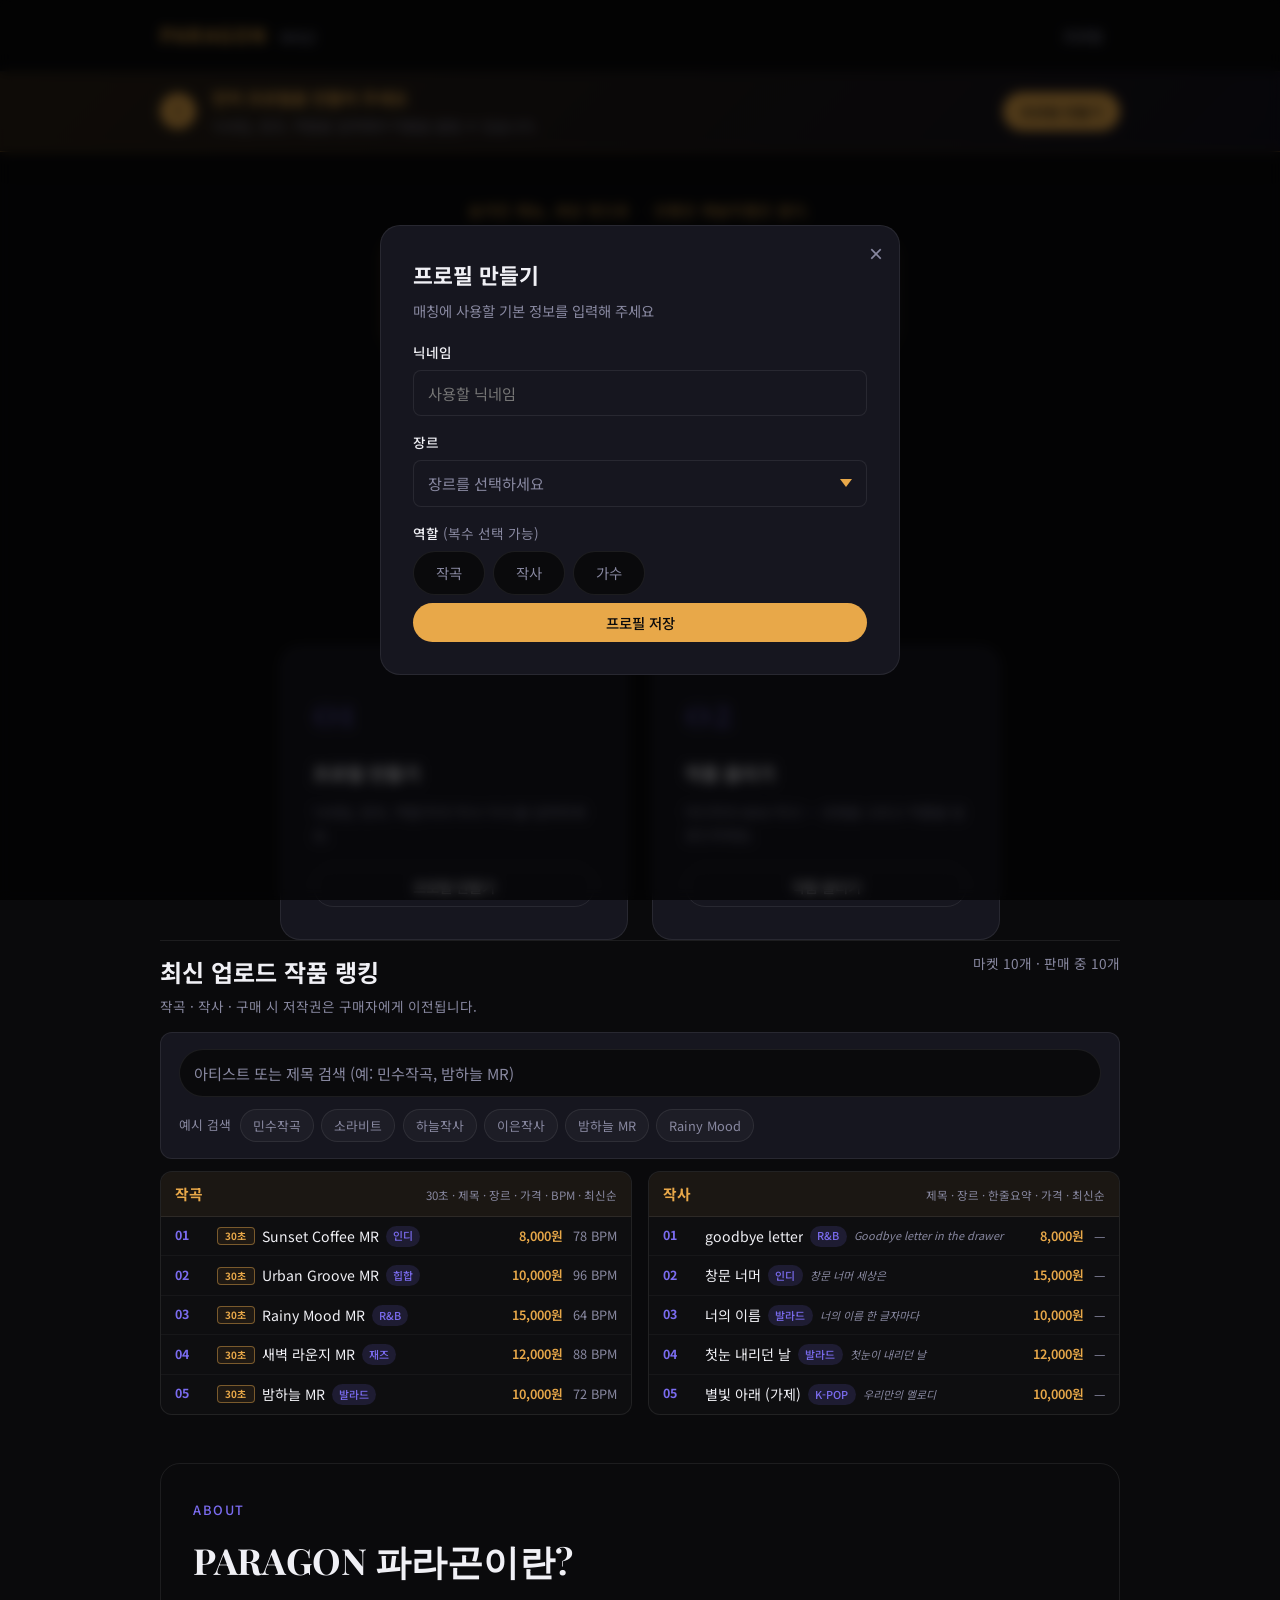
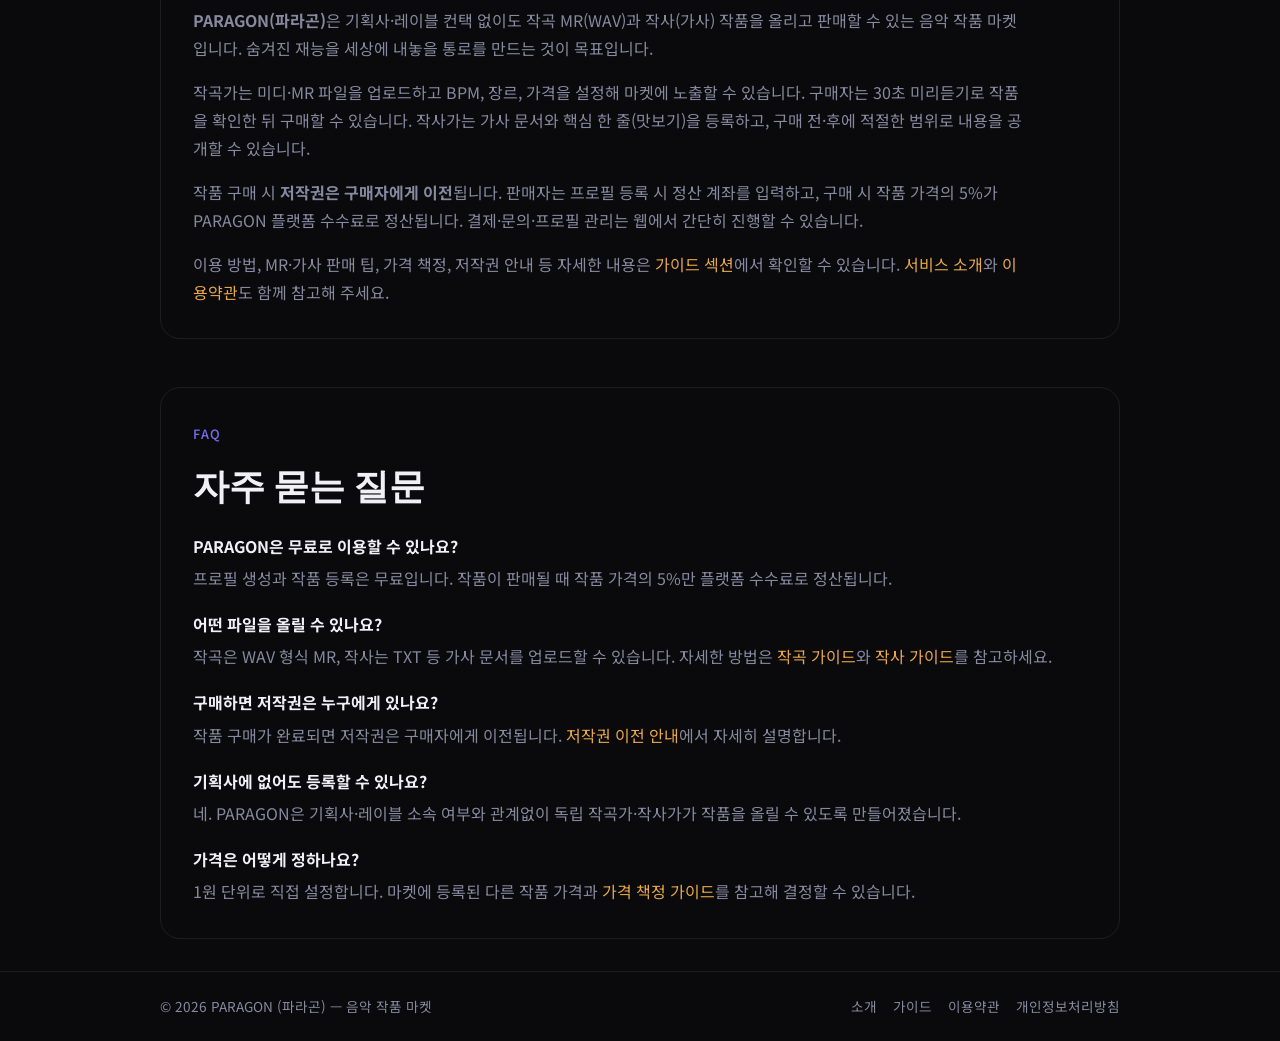
<file: index.html>
<!DOCTYPE html>
<html lang="ko">
<head>
  <meta charset="UTF-8">
  <meta name="viewport" content="width=device-width, initial-scale=1.0">
  <meta name="naver-site-verification" content="17e03662483b4eb7771cbba8d2c351b5e7cc262c">
  <meta name="description" content="파라곤(PARAGON) — 기획사 없이 작곡 MR·가사 작품을 올리고 판매하는 음악 마켓. 프로필 만들고 작품 올리면 끝.">
  <meta name="keywords" content="파라곤, PARAGON, 작곡 판매, 작사 판매, MR 판매, 가사 판매, 음악 마켓, 작곡 MR, 기획사 없이, 음악 작품">
  <title>PARAGON 파라곤 — 작곡·작사 작품 마켓 | MR·가사 판매</title>
  <link rel="canonical" href="https://paragon-inky.vercel.app/">
  <link rel="sitemap" type="application/xml" title="Sitemap" href="https://paragon-inky.vercel.app/sitemap.xml">
  <meta property="og:type" content="website">
  <meta property="og:site_name" content="PARAGON 파라곤">
  <meta property="og:title" content="PARAGON 파라곤 — 작곡·작사 작품 마켓">
  <meta property="og:description" content="숨겨진 재능, 세상 밖으로. MR·가사 작품을 올리고 판매하세요. 기획사 없어도 시작할 수 있습니다.">
  <meta property="og:url" content="https://paragon-inky.vercel.app/">
  <meta property="og:locale" content="ko_KR">
  <meta name="twitter:card" content="summary">
  <meta name="twitter:title" content="PARAGON 파라곤 — 작곡·작사 작품 마켓">
  <meta name="twitter:description" content="파라곤(PARAGON) 음악 작품 마켓. 작곡 MR·가사를 올리고 판매하세요.">
  <script type="application/ld+json">
  {
    "@context": "https://schema.org",
    "@type": "WebSite",
    "name": "PARAGON",
    "alternateName": ["파라곤", "PARAGON", "파라곤 음악 마켓"],
    "url": "https://paragon-inky.vercel.app/",
    "description": "기획사 없이 작곡 MR·가사 작품을 올리고 판매하는 음악 마켓",
    "inLanguage": "ko-KR"
  }
  </script>
  <link rel="preconnect" href="https://fonts.googleapis.com">
  <link rel="preconnect" href="https://fonts.gstatic.com" crossorigin>
  <link href="https://fonts.googleapis.com/css2?family=Noto+Sans+KR:wght@400;500;700&family=Playfair+Display:ital,wght@0,700;1,500&display=swap" rel="stylesheet">
  <link rel="stylesheet" href="css/style.css">
  <meta name="google-adsense-account" content="ca-pub-5264814436773700">
  <script src="js/seo-config.js"></script>
  <script src="js/seo-head.js"></script>
  <script type="text/javascript">
    (function(c,l,a,r,i,t,y){
      c[a]=c[a]||function(){(c[a].q=c[a].q||[]).push(arguments)};
      t=l.createElement(r);t.async=1;t.src="https://www.clarity.ms/tag/"+i;
      y=l.getElementsByTagName(r)[0];y.parentNode.insertBefore(t,y);
    })(window, document, "clarity", "script", "xebbg4j2dh");
  </script>
</head>
<body>
  <header class="header">
    <nav class="nav container">
      <a href="#" class="logo">PARAGON <span class="logo-ko">파라곤</span></a>
      <div class="nav-actions">
        <button class="btn btn-ghost" id="profileBtn" type="button">프로필</button>
        <button class="btn btn-primary hidden" id="uploadBtn" type="button">작품 올리기</button>
      </div>
    </nav>
  </header>

  <div class="profile-alert" id="profileAlert" hidden>
    <div class="profile-alert-inner container">
      <span class="profile-alert-icon" aria-hidden="true">!</span>
      <div class="profile-alert-copy">
        <strong>먼저 프로필을 만들어 주세요</strong>
        <p>닉네임, 장르, 역할을 입력해야 작품을 올릴 수 있습니다.</p>
      </div>
      <button type="button" class="btn btn-primary" id="profileAlertBtn">프로필 만들기</button>
    </div>
  </div>

  <main class="container">
    <section class="hero">
      <div class="hero-tags">
        <span class="hero-tag">숨겨진 재능, 세상 밖으로</span>
        <span class="hero-tag-dot" aria-hidden="true">·</span>
        <span class="hero-tag">안좋은 예술작품은 없다.</span>
      </div>
      <p class="hero-subline hero-subline-featured" aria-label="기획사에 컨택받지 못했더라도 세상에 내놓을 수 있다.">
        <span class="hero-subline-bar" aria-hidden="true"></span>
        <span class="hero-subline-content">
          <span class="hero-subline-lead">기획사에 컨택받지 못했더라도</span>
          <span class="hero-subline-highlight">
            <span class="hero-subline-highlight-text">세상에 내놓을 수 있다.</span>
            <span class="hero-subline-underline" aria-hidden="true"></span>
          </span>
        </span>
      </p>
    </section>

    <div class="start-market-block">
      <section class="how-block" id="how">
        <div class="section-header">
          <span class="section-tag">How it works</span>
          <p class="steps-badge"><span class="steps-badge-num">2</span>단계면 끝. 아주 간단합니다.</p>
          <h2 class="section-title">이렇게 시작하세요</h2>
          <div class="simplicity-callout">
            <p class="simplicity-text">
              <span class="simplicity-word simplicity-word-1">프로필 만들고</span>,
              <span class="simplicity-word simplicity-word-2">작품 올리고 가격 설정하면</span> 됩니다.
            </p>
            <p class="simplicity-punch">그게 전부예요.</p>
          </div>
        </div>
        <div class="steps">
          <div class="step">
            <div class="step-num">01</div>
            <h3>프로필 만들기</h3>
            <p>닉네임, 장르, 역할(작곡·작사·가수)을 입력하세요.</p>
            <button type="button" class="btn btn-outline step-btn" id="profileBtnHero">프로필 만들기</button>
          </div>
          <div class="step">
            <div class="step-num">02</div>
            <h3>작품 올리기</h3>
            <p>미디작곡 WAV·작사 — 유형을 고르고 작품을 업로드하세요.</p>
            <button type="button" class="btn btn-outline step-btn" id="uploadBtnHero">작품 올리기</button>
          </div>
        </div>
      </section>

      <section class="market-section">
        <div class="section-head section-head-market">
          <div class="section-head-main">
            <h2>최신 업로드 작품 랭킹</h2>
            <p class="market-copyright-note">작곡 · 작사 · 구매 시 저작권은 구매자에게 이전됩니다.</p>
          </div>
          <p id="marketCount">작품을 둘러보세요.</p>
        </div>

        <div class="market-search">
          <label class="search-field">
            <span class="sr-only">작품 검색</span>
            <input
              type="search"
              id="marketSearch"
              placeholder="아티스트 또는 제목 검색 (예: 민수작곡, 밤하늘 MR)"
              autocomplete="off"
            >
          </label>
          <div class="search-examples">
            <span class="search-examples-label">예시 검색</span>
            <button type="button" class="search-tag" data-query="민수작곡">민수작곡</button>
            <button type="button" class="search-tag" data-query="소라비트">소라비트</button>
            <button type="button" class="search-tag" data-query="하늘작사">하늘작사</button>
            <button type="button" class="search-tag" data-query="이은작사">이은작사</button>
            <button type="button" class="search-tag" data-query="밤하늘 MR">밤하늘 MR</button>
            <button type="button" class="search-tag" data-query="Rainy Mood">Rainy Mood</button>
          </div>
        </div>

        <div class="market-rankings" id="marketExamples">
          <noscript>
            <div class="market-ranking-col">
              <div class="market-ranking-head">
                <span class="market-ranking-label">작곡</span>
                <span class="market-ranking-meta">제목 · 장르 · 가격 · BPM · 최신순</span>
              </div>
              <ol class="market-rank-list">
                <li class="market-rank-item"><span class="rank-num">01</span><span class="rank-title-wrap"><span class="rank-title">Sunset Coffee MR</span><span class="rank-genre">인디</span></span><span class="rank-price">8,000원</span><span class="rank-bpm">78 BPM</span></li>
                <li class="market-rank-item"><span class="rank-num">02</span><span class="rank-title-wrap"><span class="rank-title">Urban Groove MR</span><span class="rank-genre">힙합</span></span><span class="rank-price">10,000원</span><span class="rank-bpm">96 BPM</span></li>
                <li class="market-rank-item"><span class="rank-num">03</span><span class="rank-title-wrap"><span class="rank-title">Rainy Mood MR</span><span class="rank-genre">R&amp;B</span></span><span class="rank-price">15,000원</span><span class="rank-bpm">64 BPM</span></li>
                <li class="market-rank-item"><span class="rank-num">04</span><span class="rank-title-wrap"><span class="rank-title">새벽 라운지 MR</span><span class="rank-genre">재즈</span></span><span class="rank-price">12,000원</span><span class="rank-bpm">88 BPM</span></li>
                <li class="market-rank-item"><span class="rank-num">05</span><span class="rank-title-wrap"><span class="rank-title">밤하늘 MR</span><span class="rank-genre">발라드</span></span><span class="rank-price">10,000원</span><span class="rank-bpm">72 BPM</span></li>
              </ol>
            </div>
            <div class="market-ranking-col">
              <div class="market-ranking-head">
                <span class="market-ranking-label">작사</span>
                <span class="market-ranking-meta">제목 · 장르 · 한줄요약 · 가격 · 최신순</span>
              </div>
              <ol class="market-rank-list">
                <li class="market-rank-item"><span class="rank-num">01</span><span class="rank-title-wrap"><span class="rank-title">goodbye letter</span><span class="rank-genre">R&amp;B</span><span class="rank-summary">Goodbye letter in the drawer</span></span><span class="rank-price">8,000원</span><span class="rank-bpm">—</span></li>
                <li class="market-rank-item"><span class="rank-num">02</span><span class="rank-title-wrap"><span class="rank-title">창문 너머</span><span class="rank-genre">인디</span><span class="rank-summary">창문 너머 세상은</span></span><span class="rank-price">15,000원</span><span class="rank-bpm">—</span></li>
                <li class="market-rank-item"><span class="rank-num">03</span><span class="rank-title-wrap"><span class="rank-title">너의 이름</span><span class="rank-genre">발라드</span><span class="rank-summary">너의 이름 한 글자마다</span></span><span class="rank-price">10,000원</span><span class="rank-bpm">—</span></li>
                <li class="market-rank-item"><span class="rank-num">04</span><span class="rank-title-wrap"><span class="rank-title">첫눈 내리던 날</span><span class="rank-genre">발라드</span><span class="rank-summary">첫눈이 내리던 날</span></span><span class="rank-price">12,000원</span><span class="rank-bpm">—</span></li>
                <li class="market-rank-item"><span class="rank-num">05</span><span class="rank-title-wrap"><span class="rank-title">별빛 아래 (가제)</span><span class="rank-genre">K-POP</span><span class="rank-summary">우리만의 멜로디</span></span><span class="rank-price">10,000원</span><span class="rank-bpm">—</span></li>
              </ol>
            </div>
          </noscript>
        </div>
      </section>
    </div>

    <section class="about-paragon" id="about">
      <div class="section-header">
        <span class="section-tag">About</span>
        <h2 class="section-title">PARAGON 파라곤이란?</h2>
      </div>
      <div class="about-paragon-body">
        <p><strong>PARAGON(파라곤)</strong>은 기획사·레이블 컨택 없이도 작곡 MR(WAV)과 작사(가사) 작품을 올리고 판매할 수 있는 음악 작품 마켓입니다. 숨겨진 재능을 세상에 내놓을 통로를 만드는 것이 목표입니다.</p>
        <p>작곡가는 미디·MR 파일을 업로드하고 BPM, 장르, 가격을 설정해 마켓에 노출할 수 있습니다. 구매자는 30초 미리듣기로 작품을 확인한 뒤 구매할 수 있습니다. 작사가는 가사 문서와 핵심 한 줄(맛보기)을 등록하고, 구매 전·후에 적절한 범위로 내용을 공개할 수 있습니다.</p>
        <p>작품 구매 시 <strong>저작권은 구매자에게 이전</strong>됩니다. 판매자는 프로필 등록 시 정산 계좌를 입력하고, 구매 시 작품 가격의 5%가 PARAGON 플랫폼 수수료로 정산됩니다. 결제·문의·프로필 관리는 웹에서 간단히 진행할 수 있습니다.</p>
        <p>이용 방법, MR·가사 판매 팁, 가격 책정, 저작권 안내 등 자세한 내용은 <a href="blog/">가이드 섹션</a>에서 확인할 수 있습니다. <a href="about.html">서비스 소개</a>와 <a href="terms.html">이용약관</a>도 함께 참고해 주세요.</p>
      </div>
    </section>

    <section class="faq-section" id="faq">
      <div class="section-header">
        <span class="section-tag">FAQ</span>
        <h2 class="section-title">자주 묻는 질문</h2>
      </div>
      <dl class="faq-list">
        <div class="faq-item">
          <dt>PARAGON은 무료로 이용할 수 있나요?</dt>
          <dd>프로필 생성과 작품 등록은 무료입니다. 작품이 판매될 때 작품 가격의 5%만 플랫폼 수수료로 정산됩니다.</dd>
        </div>
        <div class="faq-item">
          <dt>어떤 파일을 올릴 수 있나요?</dt>
          <dd>작곡은 WAV 형식 MR, 작사는 TXT 등 가사 문서를 업로드할 수 있습니다. 자세한 방법은 <a href="blog/composer-mr-guide.html">작곡 가이드</a>와 <a href="blog/lyricist-upload-guide.html">작사 가이드</a>를 참고하세요.</dd>
        </div>
        <div class="faq-item">
          <dt>구매하면 저작권은 누구에게 있나요?</dt>
          <dd>작품 구매가 완료되면 저작권은 구매자에게 이전됩니다. <a href="blog/copyright-transfer-guide.html">저작권 이전 안내</a>에서 자세히 설명합니다.</dd>
        </div>
        <div class="faq-item">
          <dt>기획사에 없어도 등록할 수 있나요?</dt>
          <dd>네. PARAGON은 기획사·레이블 소속 여부와 관계없이 독립 작곡가·작사가가 작품을 올릴 수 있도록 만들어졌습니다.</dd>
        </div>
        <div class="faq-item">
          <dt>가격은 어떻게 정하나요?</dt>
          <dd>1원 단위로 직접 설정합니다. 마켓에 등록된 다른 작품 가격과 <a href="blog/music-pricing-guide.html">가격 책정 가이드</a>를 참고해 결정할 수 있습니다.</dd>
        </div>
      </dl>
    </section>

    <section class="my-section hidden" id="mySection" aria-label="내 등록">
      <div class="section-head">
        <h2 id="mySectionTitle">내 등록</h2>
        <p class="my-section-note" id="mySectionNote">본인만 확인할 수 있습니다.</p>
      </div>
      <div class="works-grid" id="myGrid"></div>
    </section>
  </main>

  <footer class="footer">
    <div class="container footer-inner">
      <p>&copy; 2026 PARAGON (파라곤) — 음악 작품 마켓</p>
      <nav class="footer-links">
        <a href="about.html">소개</a>
        <a href="blog/">가이드</a>
        <a href="terms.html">이용약관</a>
        <a href="privacy.html">개인정보처리방침</a>
      </nav>
    </div>
  </footer>

  <!-- Profile Modal -->
  <div class="modal-overlay" id="profileModal" aria-hidden="true">
    <div class="modal modal-wide" role="dialog" aria-modal="true" aria-labelledby="profileModalTitle">
      <button class="modal-close" id="profileModalClose" type="button" aria-label="닫기">&times;</button>
      <h2 class="modal-title" id="profileModalTitle">프로필 만들기</h2>
      <p class="modal-desc">매칭에 사용할 기본 정보를 입력해 주세요</p>
      <form class="modal-form" id="profileForm">
        <label class="form-field">
          <span class="form-label">닉네임</span>
          <input type="text" name="nickname" placeholder="사용할 닉네임" required maxlength="20" autocomplete="nickname">
        </label>
        <label class="form-field">
          <span class="form-label">장르</span>
          <select name="genre" required>
            <option value="">장르를 선택하세요</option>
            <option value="K-POP">K-POP</option>
            <option value="발라드">발라드</option>
            <option value="R&B">R&B</option>
            <option value="힙합">힙합</option>
            <option value="록">록</option>
            <option value="인디">인디</option>
            <option value="포크">포크</option>
            <option value="EDM">EDM</option>
            <option value="재즈">재즈</option>
            <option value="트로트">트로트</option>
            <option value="기타">기타</option>
          </select>
        </label>
        <fieldset class="form-field role-field">
          <legend class="form-label">역할 <span class="form-optional">(복수 선택 가능)</span></legend>
          <div class="role-options">
            <label class="role-option">
              <input type="checkbox" name="role" value="composer">
              <span>작곡</span>
            </label>
            <label class="role-option">
              <input type="checkbox" name="role" value="lyricist">
              <span>작사</span>
            </label>
            <label class="role-option">
              <input type="checkbox" name="role" value="vocalist">
              <span>가수</span>
            </label>
          </div>
        </fieldset>

        <button type="submit" class="btn btn-primary btn-full">프로필 저장</button>
      </form>
    </div>
  </div>

  <!-- Upload Modal -->
  <div class="modal-overlay" id="uploadModal" aria-hidden="true">
    <div class="modal modal-wide" role="dialog" aria-modal="true" aria-labelledby="uploadModalTitle">
      <button class="modal-close" id="uploadModalClose" type="button" aria-label="닫기">&times;</button>
      <h2 class="modal-title" id="uploadModalTitle">작품 올리기</h2>
      <p class="modal-desc" id="uploadModalDesc">업로드 유형을 선택하고 파일을 등록하세요</p>
      <form class="modal-form" id="uploadForm">
        <fieldset class="form-field upload-type-field">
          <legend class="form-label">유형</legend>
          <div class="upload-type-options upload-type-options-2">
            <label class="upload-type-option">
              <input type="radio" name="uploadType" value="midi" checked>
              <span class="upload-type-card">
                <strong>미디작곡</strong>
                <small>WAV 파일 업로드</small>
              </span>
            </label>
            <label class="upload-type-option">
              <input type="radio" name="uploadType" value="lyricist">
              <span class="upload-type-card">
                <strong>작사</strong>
                <small>문서 파일 업로드</small>
              </span>
            </label>
          </div>
        </fieldset>

        <div class="upload-panel" data-panel="midi">
          <label class="form-field">
            <span class="form-label">작품 제목 <span class="form-optional">(가제)</span></span>
            <input type="text" name="midiTitle" placeholder="가제 작품 제목을 입력하세요">
          </label>
          <label class="form-field">
            <span class="form-label">BPM <span class="form-optional">(선택)</span></span>
            <input type="number" name="midiBpm" placeholder="예: 120" min="1" max="999" inputmode="numeric">
          </label>
          <label class="form-field">
            <span class="form-label">분위기 <span class="form-optional">(선택)</span></span>
            <textarea name="midiDesc" rows="3" placeholder="예: 잔잔한, 몽환적인"></textarea>
          </label>
          <label class="form-field file-field">
            <span class="form-label">WAV 파일</span>
            <div class="file-upload">
              <input type="file" name="midiFile" accept=".wav,audio/wav">
              <span class="file-upload-text">클릭하여 WAV 파일 선택</span>
              <span class="file-name" data-file-name></span>
            </div>
          </label>
        </div>

        <div class="upload-panel hidden" data-panel="lyricist">
          <label class="form-field">
            <span class="form-label">작품 제목 <span class="form-optional">(가제)</span></span>
            <input type="text" name="lyricistTitle" placeholder="가제 작품 제목을 입력하세요">
          </label>
          <label class="form-field">
            <span class="form-label">분위기 <span class="form-optional">(선택)</span></span>
            <textarea name="lyricistDesc" rows="3" placeholder="예: 몽환적인, 따뜻한"></textarea>
          </label>
          <label class="form-field">
            <span class="form-label">핵심 한 줄 <span class="form-optional">(맛보기용, 선택)</span></span>
            <input type="text" name="lyricistHook" placeholder="구매 전 공개할 가장 강한 한 줄">
          </label>
          <label class="form-field file-field">
            <span class="form-label">가사 문서 파일</span>
            <div class="file-upload">
              <input type="file" name="lyricistDoc" accept=".txt,.doc,.docx,.pdf,.hwp" required>
              <span class="file-upload-text">클릭하여 가사 문서 선택 (TXT 권장)</span>
              <span class="file-name" data-file-name></span>
            </div>
          </label>
        </div>

        <label class="form-field">
          <span class="form-label">판매 가격 <span class="form-optional">(적정가격 1만원)</span></span>
          <div class="price-input">
            <input type="number" name="price" placeholder="10500" min="1000" step="1" required inputmode="numeric">
            <span>원</span>
          </div>
          <p class="form-hint">1,000원부터 원하는 금액을 자유롭게 설정할 수 있습니다. (플랫폼 수수료 5% 차감)</p>
        </label>

        <div class="account-section" id="uploadAccountSection">
          <p class="account-section-title">정산 계좌</p>
          <p class="account-section-desc">판매 대금을 받을 계좌입니다. 작품 등록 시 저장됩니다.</p>
          <label class="form-field">
            <span class="form-label">은행</span>
            <select name="uploadBankName" required>
              <option value="">은행을 선택하세요</option>
              <option value="KB국민">KB국민</option>
              <option value="신한">신한</option>
              <option value="우리">우리</option>
              <option value="하나">하나</option>
              <option value="NH농협">NH농협</option>
              <option value="IBK기업">IBK기업</option>
              <option value="카카오뱅크">카카오뱅크</option>
              <option value="토스뱅크">토스뱅크</option>
              <option value="케이뱅크">케이뱅크</option>
              <option value="SC제일">SC제일</option>
              <option value="씨티">씨티</option>
              <option value="새마을">새마을</option>
              <option value="우체국">우체국</option>
              <option value="기타">기타</option>
            </select>
          </label>
          <label class="form-field">
            <span class="form-label">계좌번호</span>
            <input type="text" name="uploadAccountNumber" placeholder="숫자만 입력" inputmode="numeric" maxlength="20" required autocomplete="off">
          </label>
          <label class="form-field">
            <span class="form-label">예금주</span>
            <input type="text" name="uploadAccountHolder" placeholder="계좌 예금주 이름" maxlength="20" required autocomplete="name">
          </label>
        </div>

        <button type="submit" class="btn btn-primary btn-full" id="uploadSubmitBtn">업로드하기</button>
      </form>
    </div>
  </div>

  <div class="toast-container" id="toastContainer" aria-live="polite"></div>

  <div class="modal-overlay" id="workDetailModal" aria-hidden="true">
    <div class="modal modal-wide" role="dialog" aria-modal="true" aria-labelledby="workDetailTitle">
      <button class="modal-close" id="workDetailClose" type="button" aria-label="닫기">&times;</button>
      <div id="workDetailContent"></div>
    </div>
  </div>

  <script src="js/platform-config.js"></script>
  <script src="js/shared.js"></script>
  <script src="js/main.js"></script>
</body>
</html>
</file>
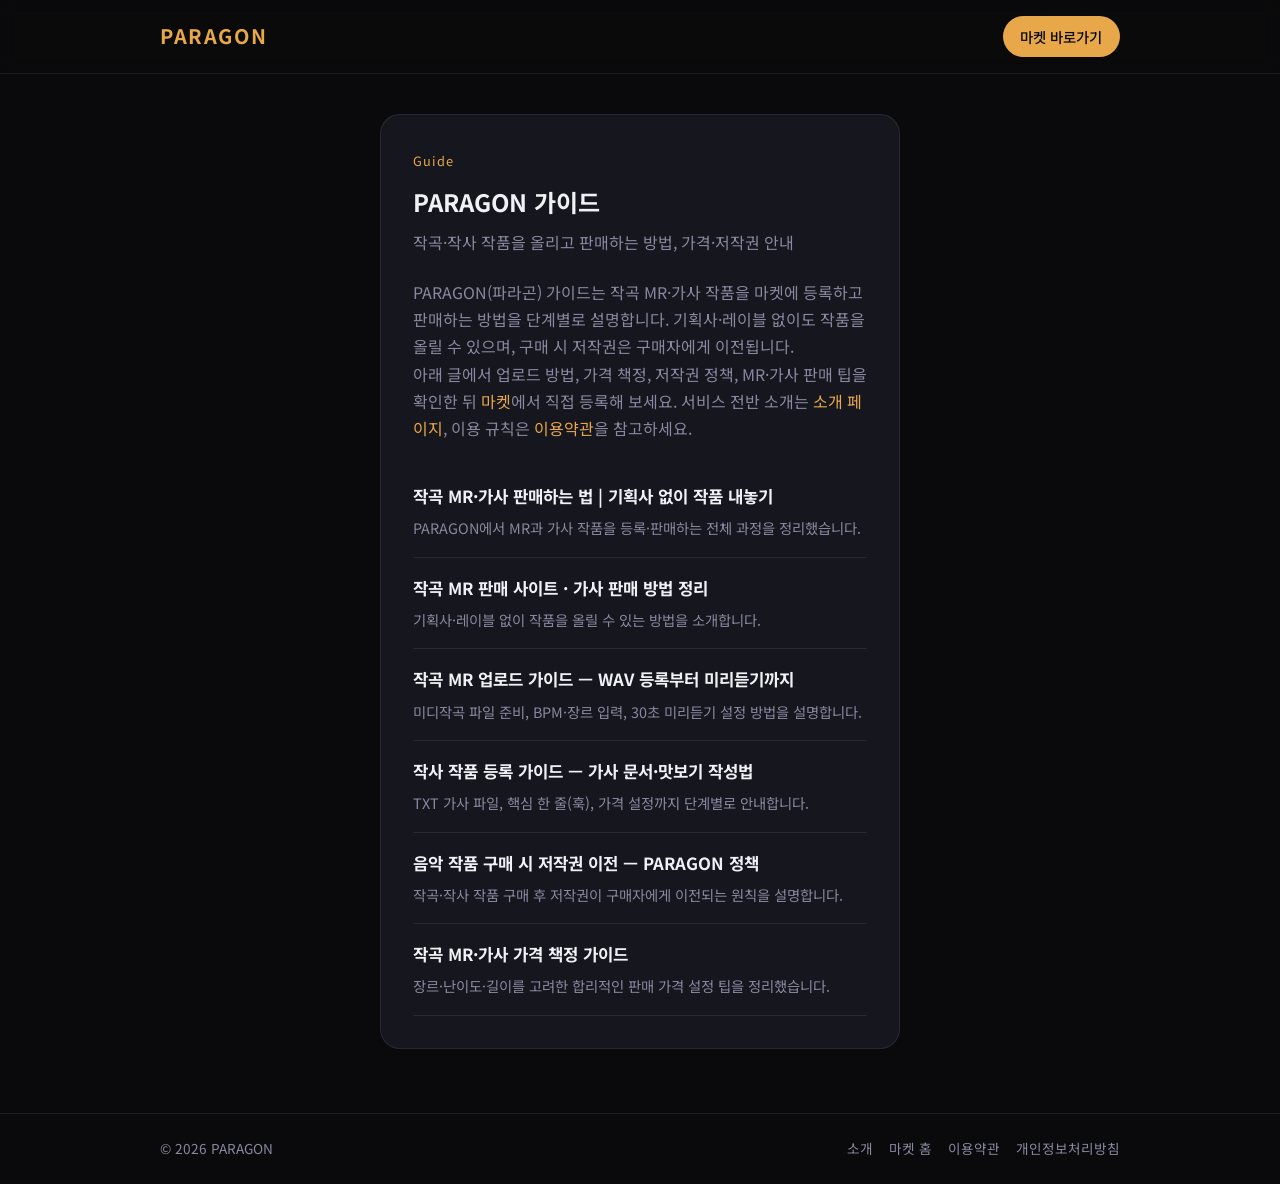
<file: blog/index.html>
<!DOCTYPE html>
<html lang="ko">
<head>
  <meta charset="UTF-8">
  <meta name="viewport" content="width=device-width, initial-scale=1.0">
  <meta name="description" content="파라곤(PARAGON) 가이드 — 작곡 MR·가사 판매, 가격 책정, 저작권 이전 안내">
  <meta name="keywords" content="파라곤, PARAGON, 작곡 MR, 가사 판매, 음악 마켓">
  <title>PARAGON 파라곤 — 가이드</title>
  <link rel="canonical" href="https://paragon-inky.vercel.app/blog/">
  <link rel="preconnect" href="https://fonts.googleapis.com">
  <link rel="preconnect" href="https://fonts.gstatic.com" crossorigin>
  <link href="https://fonts.googleapis.com/css2?family=Noto+Sans+KR:wght@400;500;700&display=swap" rel="stylesheet">
  <link rel="stylesheet" href="../css/style.css">
  <script type="text/javascript">
    (function(c,l,a,r,i,t,y){
      c[a]=c[a]||function(){(c[a].q=c[a].q||[]).push(arguments)};
      t=l.createElement(r);t.async=1;t.src="https://www.clarity.ms/tag/"+i;
      y=l.getElementsByTagName(r)[0];y.parentNode.insertBefore(t,y);
    })(window, document, "clarity", "script", "xebbg4j2dh");
  </script>
</head>
<body>
  <header class="header">
    <nav class="nav container">
      <a href="../index.html" class="logo">PARAGON</a>
      <a href="../index.html" class="btn btn-primary">마켓 바로가기</a>
    </nav>
  </header>

  <main class="container page-main">
    <section class="page-card legal-page">
      <p class="page-tag">Guide</p>
      <h1>PARAGON 가이드</h1>
      <p class="page-desc">작곡·작사 작품을 올리고 판매하는 방법, 가격·저작권 안내</p>

      <div class="legal-body blog-index-intro">
        <p>PARAGON(파라곤) 가이드는 작곡 MR·가사 작품을 마켓에 등록하고 판매하는 방법을 단계별로 설명합니다. 기획사·레이블 없이도 작품을 올릴 수 있으며, 구매 시 저작권은 구매자에게 이전됩니다.</p>
        <p>아래 글에서 업로드 방법, 가격 책정, 저작권 정책, MR·가사 판매 팁을 확인한 뒤 <a href="../index.html">마켓</a>에서 직접 등록해 보세요. 서비스 전반 소개는 <a href="../about.html">소개 페이지</a>, 이용 규칙은 <a href="../terms.html">이용약관</a>을 참고하세요.</p>
      </div>

      <div class="legal-body blog-list">
        <article class="blog-list-item">
          <h2><a href="mr-lyrics-selling.html">작곡 MR·가사 판매하는 법 | 기획사 없이 작품 내놓기</a></h2>
          <p>PARAGON에서 MR과 가사 작품을 등록·판매하는 전체 과정을 정리했습니다.</p>
        </article>
        <article class="blog-list-item">
          <h2><a href="sell-guide.html">작곡 MR 판매 사이트 · 가사 판매 방법 정리</a></h2>
          <p>기획사·레이블 없이 작품을 올릴 수 있는 방법을 소개합니다.</p>
        </article>
        <article class="blog-list-item">
          <h2><a href="composer-mr-guide.html">작곡 MR 업로드 가이드 — WAV 등록부터 미리듣기까지</a></h2>
          <p>미디작곡 파일 준비, BPM·장르 입력, 30초 미리듣기 설정 방법을 설명합니다.</p>
        </article>
        <article class="blog-list-item">
          <h2><a href="lyricist-upload-guide.html">작사 작품 등록 가이드 — 가사 문서·맛보기 작성법</a></h2>
          <p>TXT 가사 파일, 핵심 한 줄(훅), 가격 설정까지 단계별로 안내합니다.</p>
        </article>
        <article class="blog-list-item">
          <h2><a href="copyright-transfer-guide.html">음악 작품 구매 시 저작권 이전 — PARAGON 정책</a></h2>
          <p>작곡·작사 작품 구매 후 저작권이 구매자에게 이전되는 원칙을 설명합니다.</p>
        </article>
        <article class="blog-list-item">
          <h2><a href="music-pricing-guide.html">작곡 MR·가사 가격 책정 가이드</a></h2>
          <p>장르·난이도·길이를 고려한 합리적인 판매 가격 설정 팁을 정리했습니다.</p>
        </article>
      </div>
    </section>
  </main>

  <footer class="footer">
    <div class="container footer-inner">
      <p>&copy; 2026 PARAGON</p>
      <nav class="footer-links">
        <a href="../about.html">소개</a>
        <a href="../index.html">마켓 홈</a>
        <a href="../terms.html">이용약관</a>
        <a href="../privacy.html">개인정보처리방침</a>
      </nav>
    </div>
  </footer>
</body>
</html>
</file>
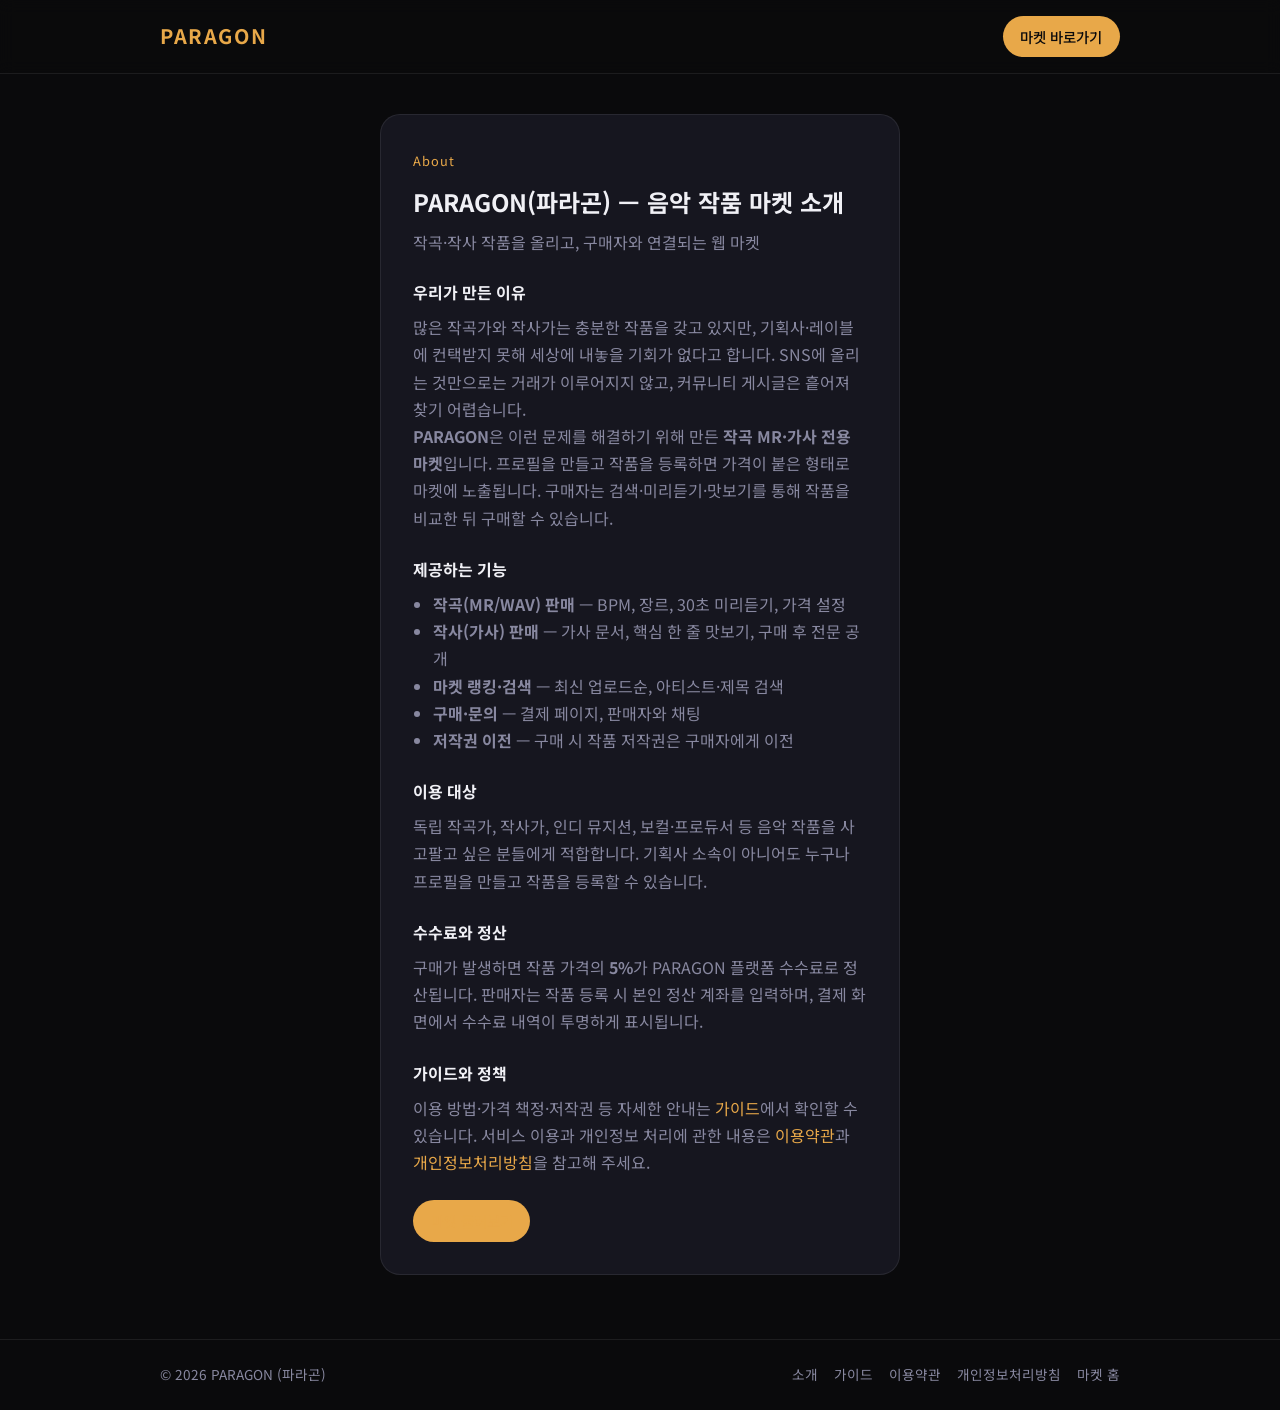
<file: about.html>
<!DOCTYPE html>
<html lang="ko">
<head>
  <meta charset="UTF-8">
  <meta name="viewport" content="width=device-width, initial-scale=1.0">
  <meta name="description" content="PARAGON(파라곤) 소개 — 기획사 없이 작곡 MR·가사 작품을 판매하는 음악 마켓">
  <title>PARAGON 소개 | 파라곤 음악 작품 마켓</title>
  <link rel="canonical" href="https://paragon-inky.vercel.app/about.html">
  <link rel="preconnect" href="https://fonts.googleapis.com">
  <link rel="preconnect" href="https://fonts.gstatic.com" crossorigin>
  <link href="https://fonts.googleapis.com/css2?family=Noto+Sans+KR:wght@400;500;700&display=swap" rel="stylesheet">
  <link rel="stylesheet" href="css/style.css">
</head>
<body>
  <header class="header">
    <nav class="nav container">
      <a href="index.html" class="logo">PARAGON</a>
      <a href="index.html" class="btn btn-primary">마켓 바로가기</a>
    </nav>
  </header>

  <main class="container page-main">
    <article class="page-card legal-page">
      <p class="page-tag">About</p>
      <h1>PARAGON(파라곤) — 음악 작품 마켓 소개</h1>
      <p class="page-desc">작곡·작사 작품을 올리고, 구매자와 연결되는 웹 마켓</p>

      <div class="legal-body">
        <h2>우리가 만든 이유</h2>
        <p>많은 작곡가와 작사가는 충분한 작품을 갖고 있지만, 기획사·레이블에 컨택받지 못해 세상에 내놓을 기회가 없다고 합니다. SNS에 올리는 것만으로는 거래가 이루어지지 않고, 커뮤니티 게시글은 흩어져 찾기 어렵습니다.</p>
        <p><strong>PARAGON</strong>은 이런 문제를 해결하기 위해 만든 <strong>작곡 MR·가사 전용 마켓</strong>입니다. 프로필을 만들고 작품을 등록하면 가격이 붙은 형태로 마켓에 노출됩니다. 구매자는 검색·미리듣기·맛보기를 통해 작품을 비교한 뒤 구매할 수 있습니다.</p>

        <h2>제공하는 기능</h2>
        <ul>
          <li><strong>작곡(MR/WAV) 판매</strong> — BPM, 장르, 30초 미리듣기, 가격 설정</li>
          <li><strong>작사(가사) 판매</strong> — 가사 문서, 핵심 한 줄 맛보기, 구매 후 전문 공개</li>
          <li><strong>마켓 랭킹·검색</strong> — 최신 업로드순, 아티스트·제목 검색</li>
          <li><strong>구매·문의</strong> — 결제 페이지, 판매자와 채팅</li>
          <li><strong>저작권 이전</strong> — 구매 시 작품 저작권은 구매자에게 이전</li>
        </ul>

        <h2>이용 대상</h2>
        <p>독립 작곡가, 작사가, 인디 뮤지션, 보컬·프로듀서 등 음악 작품을 사고팔고 싶은 분들에게 적합합니다. 기획사 소속이 아니어도 누구나 프로필을 만들고 작품을 등록할 수 있습니다.</p>

        <h2>수수료와 정산</h2>
        <p>구매가 발생하면 작품 가격의 <strong>5%</strong>가 PARAGON 플랫폼 수수료로 정산됩니다. 판매자는 작품 등록 시 본인 정산 계좌를 입력하며, 결제 화면에서 수수료 내역이 투명하게 표시됩니다.</p>

        <h2>가이드와 정책</h2>
        <p>이용 방법·가격 책정·저작권 등 자세한 안내는 <a href="blog/">가이드</a>에서 확인할 수 있습니다. 서비스 이용과 개인정보 처리에 관한 내용은 <a href="terms.html">이용약관</a>과 <a href="privacy.html">개인정보처리방침</a>을 참고해 주세요.</p>

        <p class="blog-cta"><a href="index.html" class="btn btn-primary">마켓 둘러보기</a></p>
      </div>
    </article>
  </main>

  <footer class="footer">
    <div class="container footer-inner">
      <p>&copy; 2026 PARAGON (파라곤)</p>
      <nav class="footer-links">
        <a href="about.html">소개</a>
        <a href="blog/">가이드</a>
        <a href="terms.html">이용약관</a>
        <a href="privacy.html">개인정보처리방침</a>
        <a href="index.html">마켓 홈</a>
      </nav>
    </div>
  </footer>
</body>
</html>
</file>
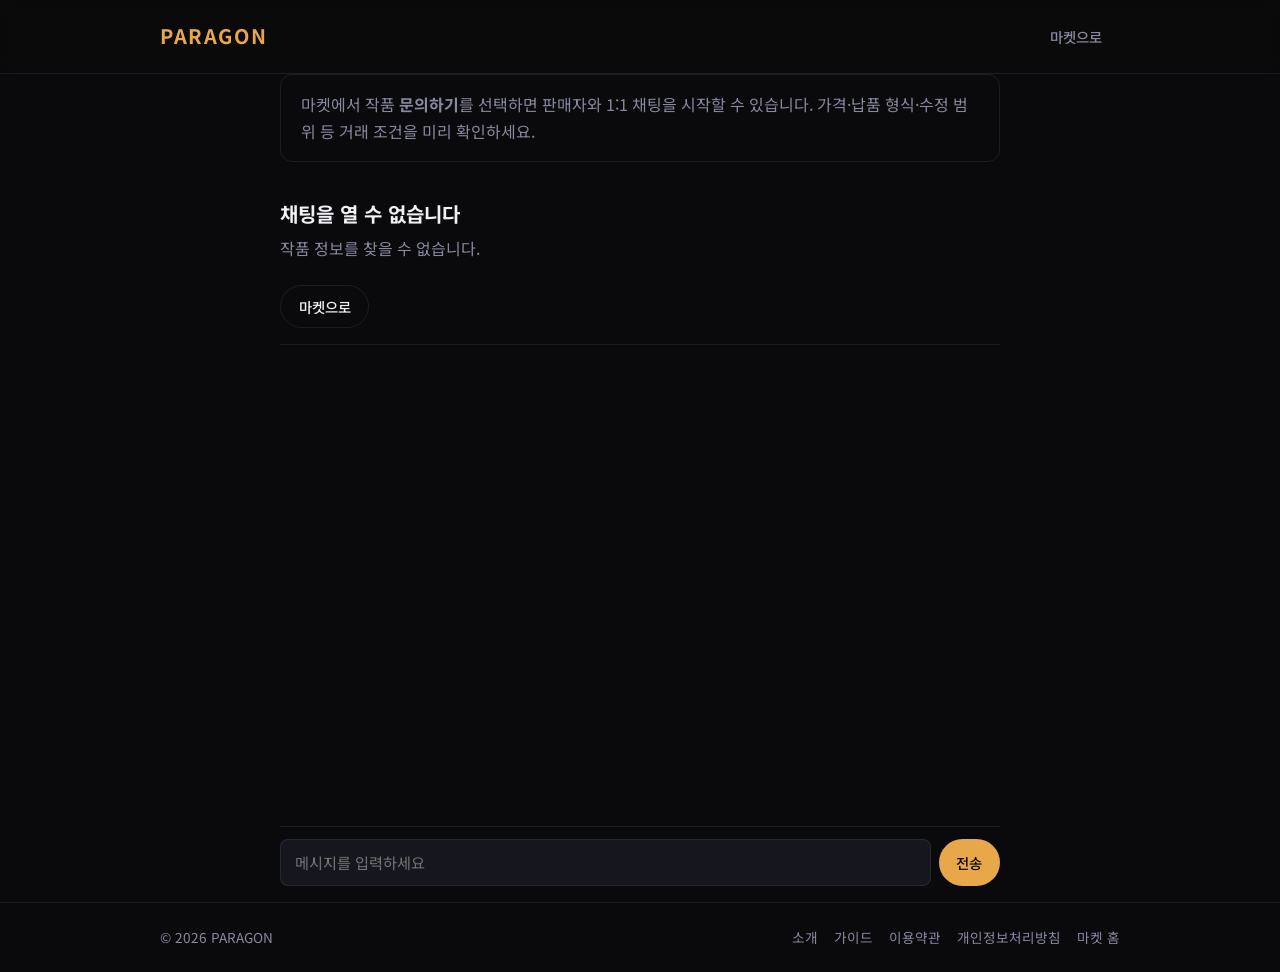
<file: chat.html>
<!DOCTYPE html>
<html lang="ko">
<head>
  <meta charset="UTF-8">
  <meta name="viewport" content="width=device-width, initial-scale=1.0">
  <meta name="description" content="PARAGON 판매자·구매자 채팅 — 작품 문의">
  <title>PARAGON — 채팅</title>
  <link rel="canonical" href="https://paragon-inky.vercel.app/chat.html">
  <link rel="preconnect" href="https://fonts.googleapis.com">
  <link rel="preconnect" href="https://fonts.gstatic.com" crossorigin>
  <link href="https://fonts.googleapis.com/css2?family=Noto+Sans+KR:wght@400;500;700&display=swap" rel="stylesheet">
  <link rel="stylesheet" href="css/style.css">
  <script type="text/javascript">
    (function(c,l,a,r,i,t,y){
      c[a]=c[a]||function(){(c[a].q=c[a].q||[]).push(arguments)};
      t=l.createElement(r);t.async=1;t.src="https://www.clarity.ms/tag/"+i;
      y=l.getElementsByTagName(r)[0];y.parentNode.insertBefore(t,y);
    })(window, document, "clarity", "script", "xebbg4j2dh");
  </script>
</head>
<body class="chat-page">
  <header class="header">
    <nav class="nav container">
      <a href="index.html" class="logo">PARAGON</a>
      <a href="index.html" class="btn btn-ghost">마켓으로</a>
    </nav>
  </header>

  <main class="container chat-layout">
    <section class="page-intro legal-body chat-intro">
      <h1 class="sr-only">작품 문의 채팅</h1>
      <p>마켓에서 작품 <strong>문의하기</strong>를 선택하면 판매자와 1:1 채팅을 시작할 수 있습니다. 가격·납품 형식·수정 범위 등 거래 조건을 미리 확인하세요.</p>
    </section>
    <section class="chat-header" id="chatHeader"></section>
    <section class="chat-messages" id="chatMessages" aria-live="polite"></section>
    <form class="chat-form" id="chatForm">
      <input type="text" name="message" placeholder="메시지를 입력하세요" required autocomplete="off">
      <button type="submit" class="btn btn-primary">전송</button>
    </form>
  </main>

  <footer class="footer">
    <div class="container footer-inner">
      <p>&copy; 2026 PARAGON</p>
      <nav class="footer-links">
        <a href="about.html">소개</a>
        <a href="blog/">가이드</a>
        <a href="terms.html">이용약관</a>
        <a href="privacy.html">개인정보처리방침</a>
        <a href="index.html">마켓 홈</a>
      </nav>
    </div>
  </footer>

  <script src="js/platform-config.js"></script>
  <script src="js/shared.js"></script>
  <script src="js/chat.js"></script>
</body>
</html>
</file>
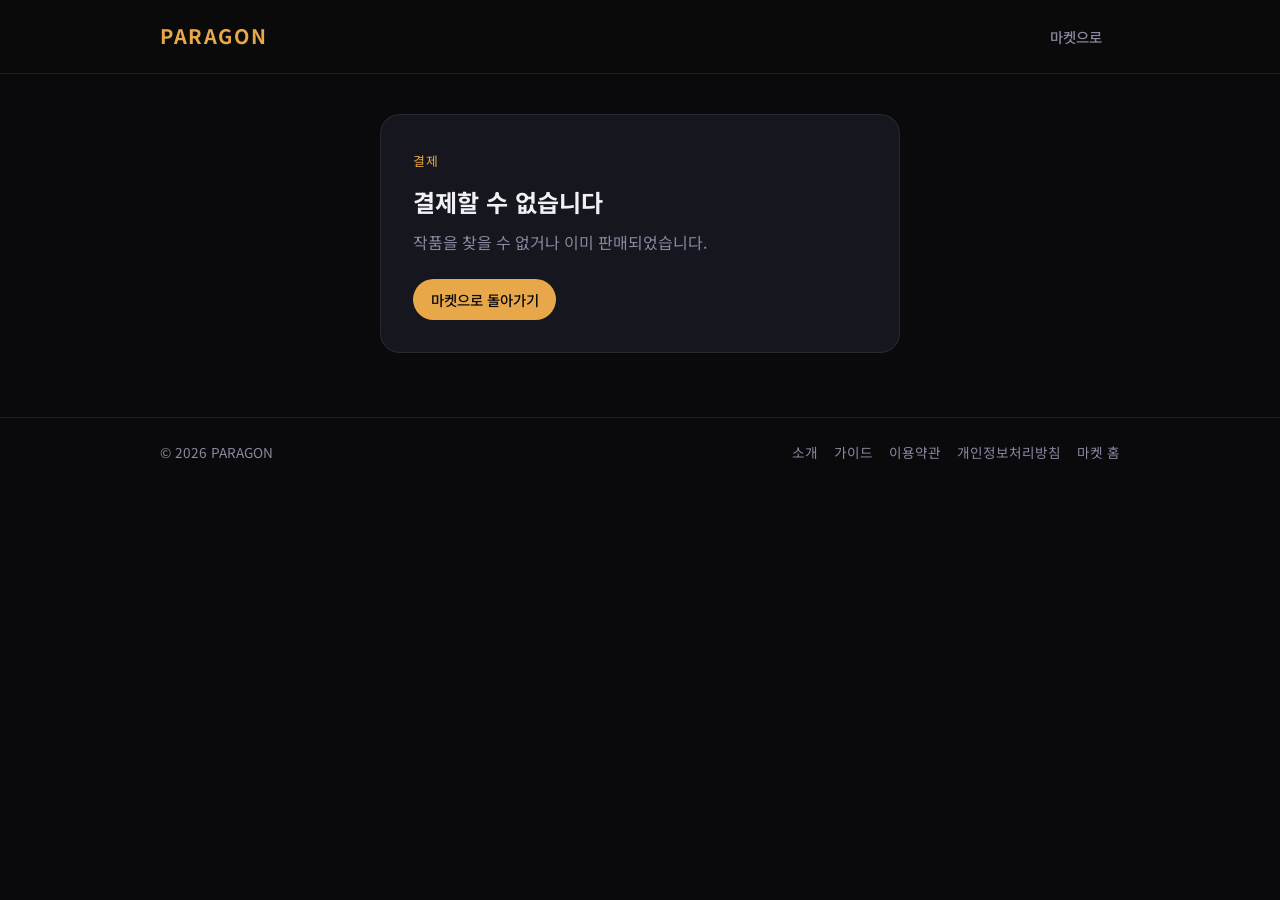
<file: payment.html>
<!DOCTYPE html>
<html lang="ko">
<head>
  <meta charset="UTF-8">
  <meta name="viewport" content="width=device-width, initial-scale=1.0">
  <meta name="description" content="PARAGON 작품 구매 결제 — MR·가사 작품 안전 결제">
  <title>PARAGON — 결제</title>
  <link rel="canonical" href="https://paragon-inky.vercel.app/payment.html">
  <link rel="preconnect" href="https://fonts.googleapis.com">
  <link rel="preconnect" href="https://fonts.gstatic.com" crossorigin>
  <link href="https://fonts.googleapis.com/css2?family=Noto+Sans+KR:wght@400;500;700&display=swap" rel="stylesheet">
  <link rel="stylesheet" href="css/style.css">
  <script type="text/javascript">
    (function(c,l,a,r,i,t,y){
      c[a]=c[a]||function(){(c[a].q=c[a].q||[]).push(arguments)};
      t=l.createElement(r);t.async=1;t.src="https://www.clarity.ms/tag/"+i;
      y=l.getElementsByTagName(r)[0];y.parentNode.insertBefore(t,y);
    })(window, document, "clarity", "script", "xebbg4j2dh");
  </script>
</head>
<body>
  <header class="header">
    <nav class="nav container">
      <a href="index.html" class="logo">PARAGON</a>
      <a href="index.html" class="btn btn-ghost">마켓으로</a>
    </nav>
  </header>

  <main class="container page-main">
    <section class="page-card" id="paymentCard">
      <p class="page-tag">결제</p>
      <h1>작품 구매</h1>
      <p class="page-desc">선택한 작품의 구매·결제를 진행합니다. 작품 가격의 5%가 PARAGON 플랫폼 수수료로 정산됩니다.</p>

      <div class="page-intro legal-body">
        <p>이 페이지는 PARAGON 마켓에서 작품 상세 화면의 <strong>구매하기</strong>를 통해 이동합니다. 작곡 MR 또는 작사(가사) 작품을 선택한 뒤 구매자 정보와 결제 수단을 입력해 주세요. 구매가 완료되면 해당 작품의 저작권은 구매자에게 이전됩니다. 결제·저작권에 관한 안내는 <a href="blog/copyright-transfer-guide.html">저작권 이전 가이드</a>를 참고하세요.</p>
      </div>

      <div class="order-summary" id="orderSummary"></div>

      <form class="modal-form" id="paymentForm">
        <label class="form-field">
          <span class="form-label">구매자 이름</span>
          <input type="text" name="buyerName" placeholder="이름 또는 닉네임" required>
        </label>
        <label class="form-field">
          <span class="form-label">연락처</span>
          <input type="tel" name="buyerContact" placeholder="010-0000-0000" required inputmode="tel">
        </label>
        <label class="form-field">
          <span class="form-label">결제 수단</span>
          <select name="payMethod" required>
            <option value="card">신용·체크카드</option>
            <option value="kakao">카카오페이</option>
            <option value="bank">계좌이체</option>
          </select>
        </label>
        <div class="payment-panel" data-pay-panel="card">
          <label class="form-field">
            <span class="form-label">카드번호</span>
            <input type="text" name="cardNumber" placeholder="0000-0000-0000-0000" inputmode="numeric" maxlength="19">
          </label>
        </div>
        <div class="payment-panel hidden" data-pay-panel="bank">
          <label class="form-field">
            <span class="form-label">입금자명</span>
            <input type="text" name="depositorName" placeholder="송금할 때 표시될 이름">
          </label>
          <p class="form-hint">계좌이체 선택 시 입금 확인에 사용됩니다.</p>
        </div>
        <button type="submit" class="btn btn-primary btn-full" id="payBtn">결제하기</button>
      </form>
    </section>
  </main>

  <footer class="footer">
    <div class="container footer-inner">
      <p>&copy; 2026 PARAGON</p>
      <nav class="footer-links">
        <a href="about.html">소개</a>
        <a href="blog/">가이드</a>
        <a href="terms.html">이용약관</a>
        <a href="privacy.html">개인정보처리방침</a>
        <a href="index.html">마켓 홈</a>
      </nav>
    </div>
  </footer>

  <script src="js/platform-config.js"></script>
  <script src="js/shared.js"></script>
  <script src="js/payment.js"></script>
</body>
</html>
</file>
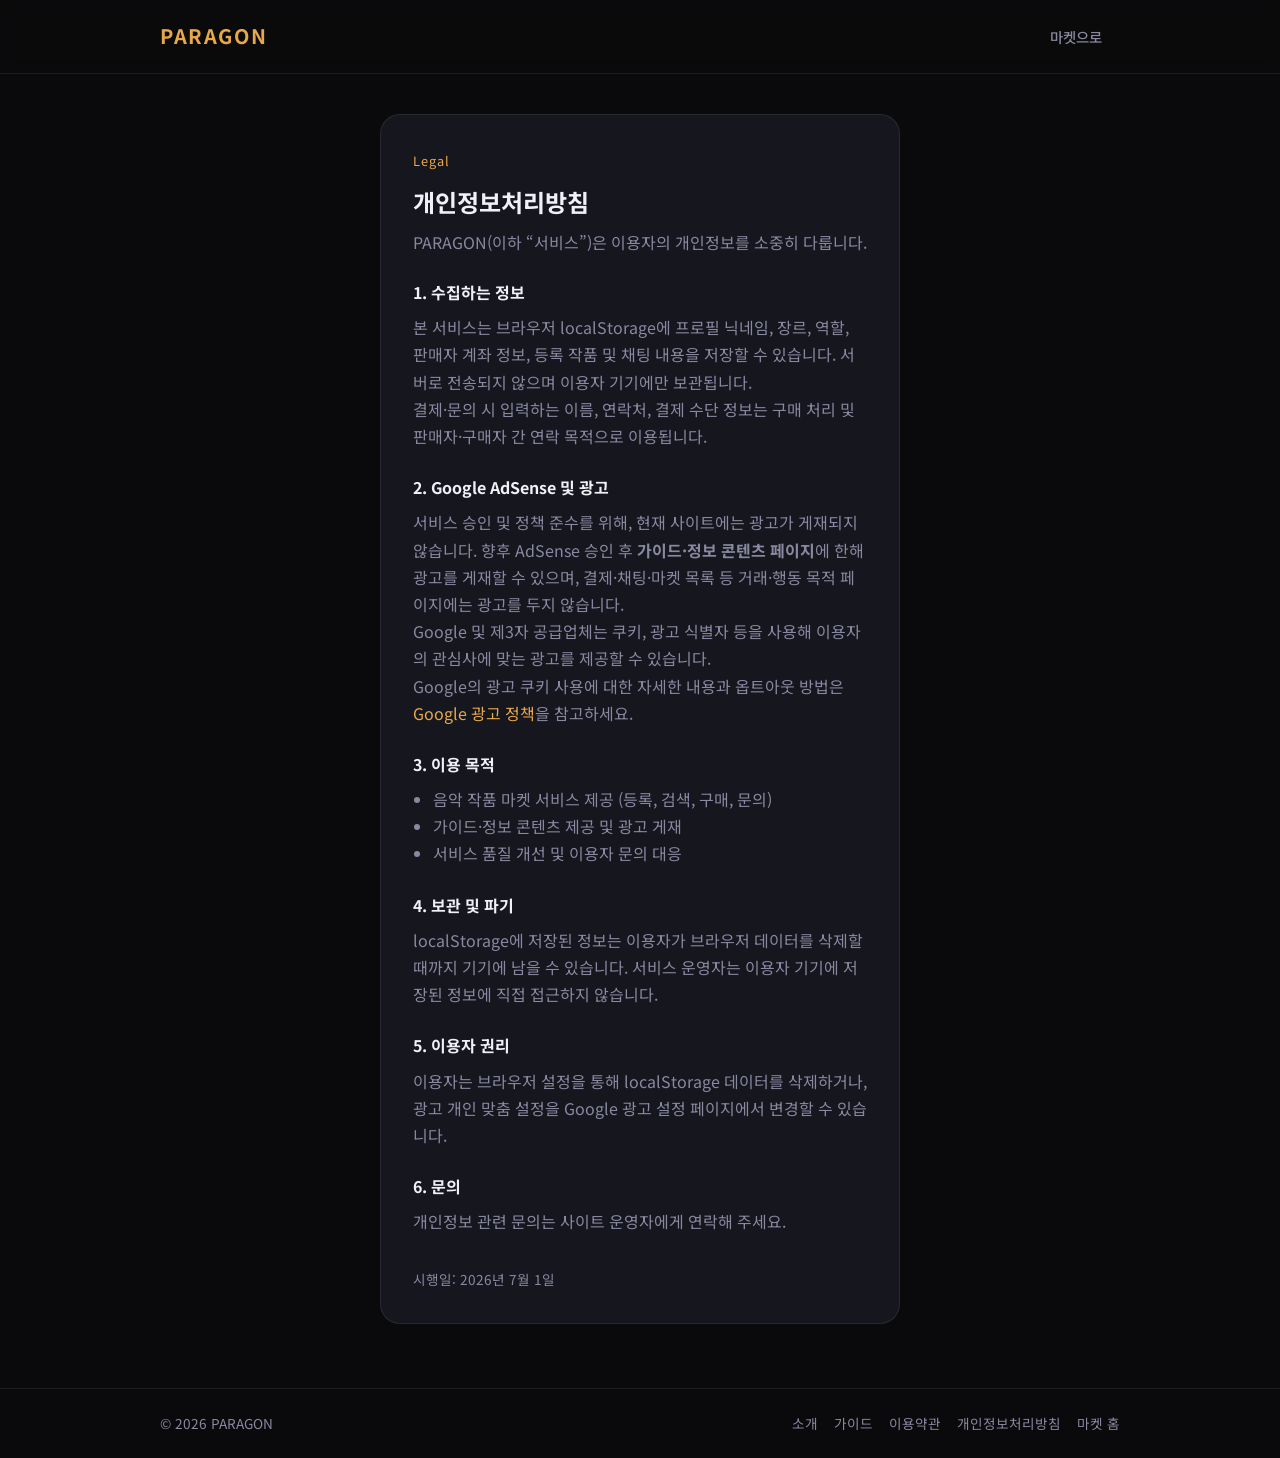
<file: privacy.html>
<!DOCTYPE html>
<html lang="ko">
<head>
  <meta charset="UTF-8">
  <meta name="viewport" content="width=device-width, initial-scale=1.0">
  <meta name="description" content="PARAGON 개인정보처리방침">
  <title>PARAGON — 개인정보처리방침</title>
  <link rel="canonical" href="https://paragon-inky.vercel.app/privacy.html">
  <link rel="preconnect" href="https://fonts.googleapis.com">
  <link rel="preconnect" href="https://fonts.gstatic.com" crossorigin>
  <link href="https://fonts.googleapis.com/css2?family=Noto+Sans+KR:wght@400;500;700&display=swap" rel="stylesheet">
  <link rel="stylesheet" href="css/style.css">
  <script type="text/javascript">
    (function(c,l,a,r,i,t,y){
      c[a]=c[a]||function(){(c[a].q=c[a].q||[]).push(arguments)};
      t=l.createElement(r);t.async=1;t.src="https://www.clarity.ms/tag/"+i;
      y=l.getElementsByTagName(r)[0];y.parentNode.insertBefore(t,y);
    })(window, document, "clarity", "script", "xebbg4j2dh");
  </script>
</head>
<body>
  <header class="header">
    <nav class="nav container">
      <a href="index.html" class="logo">PARAGON</a>
      <a href="index.html" class="btn btn-ghost">마켓으로</a>
    </nav>
  </header>

  <main class="container page-main">
    <section class="page-card legal-page">
      <p class="page-tag">Legal</p>
      <h1>개인정보처리방침</h1>
      <p class="page-desc">PARAGON(이하 “서비스”)은 이용자의 개인정보를 소중히 다룹니다.</p>

      <div class="legal-body">
        <h2>1. 수집하는 정보</h2>
        <p>본 서비스는 브라우저 localStorage에 프로필 닉네임, 장르, 역할, 판매자 계좌 정보, 등록 작품 및 채팅 내용을 저장할 수 있습니다. 서버로 전송되지 않으며 이용자 기기에만 보관됩니다.</p>
        <p>결제·문의 시 입력하는 이름, 연락처, 결제 수단 정보는 구매 처리 및 판매자·구매자 간 연락 목적으로 이용됩니다.</p>

        <h2>2. Google AdSense 및 광고</h2>
        <p>서비스 승인 및 정책 준수를 위해, 현재 사이트에는 광고가 게재되지 않습니다. 향후 AdSense 승인 후 <strong>가이드·정보 콘텐츠 페이지</strong>에 한해 광고를 게재할 수 있으며, 결제·채팅·마켓 목록 등 거래·행동 목적 페이지에는 광고를 두지 않습니다.</p>
        <p>Google 및 제3자 공급업체는 쿠키, 광고 식별자 등을 사용해 이용자의 관심사에 맞는 광고를 제공할 수 있습니다.</p>
        <p>Google의 광고 쿠키 사용에 대한 자세한 내용과 옵트아웃 방법은 <a href="https://policies.google.com/technologies/ads" target="_blank" rel="noopener noreferrer">Google 광고 정책</a>을 참고하세요.</p>

        <h2>3. 이용 목적</h2>
        <ul>
          <li>음악 작품 마켓 서비스 제공 (등록, 검색, 구매, 문의)</li>
          <li>가이드·정보 콘텐츠 제공 및 광고 게재</li>
          <li>서비스 품질 개선 및 이용자 문의 대응</li>
        </ul>

        <h2>4. 보관 및 파기</h2>
        <p>localStorage에 저장된 정보는 이용자가 브라우저 데이터를 삭제할 때까지 기기에 남을 수 있습니다. 서비스 운영자는 이용자 기기에 저장된 정보에 직접 접근하지 않습니다.</p>

        <h2>5. 이용자 권리</h2>
        <p>이용자는 브라우저 설정을 통해 localStorage 데이터를 삭제하거나, 광고 개인 맞춤 설정을 Google 광고 설정 페이지에서 변경할 수 있습니다.</p>

        <h2>6. 문의</h2>
        <p>개인정보 관련 문의는 사이트 운영자에게 연락해 주세요.</p>

        <p class="legal-updated">시행일: 2026년 7월 1일</p>
      </div>
    </section>
  </main>

  <footer class="footer">
    <div class="container footer-inner">
      <p>&copy; 2026 PARAGON</p>
      <nav class="footer-links">
        <a href="about.html">소개</a>
        <a href="blog/">가이드</a>
        <a href="terms.html">이용약관</a>
        <a href="privacy.html">개인정보처리방침</a>
        <a href="index.html">마켓 홈</a>
      </nav>
    </div>
  </footer>
</body>
</html>
</file>
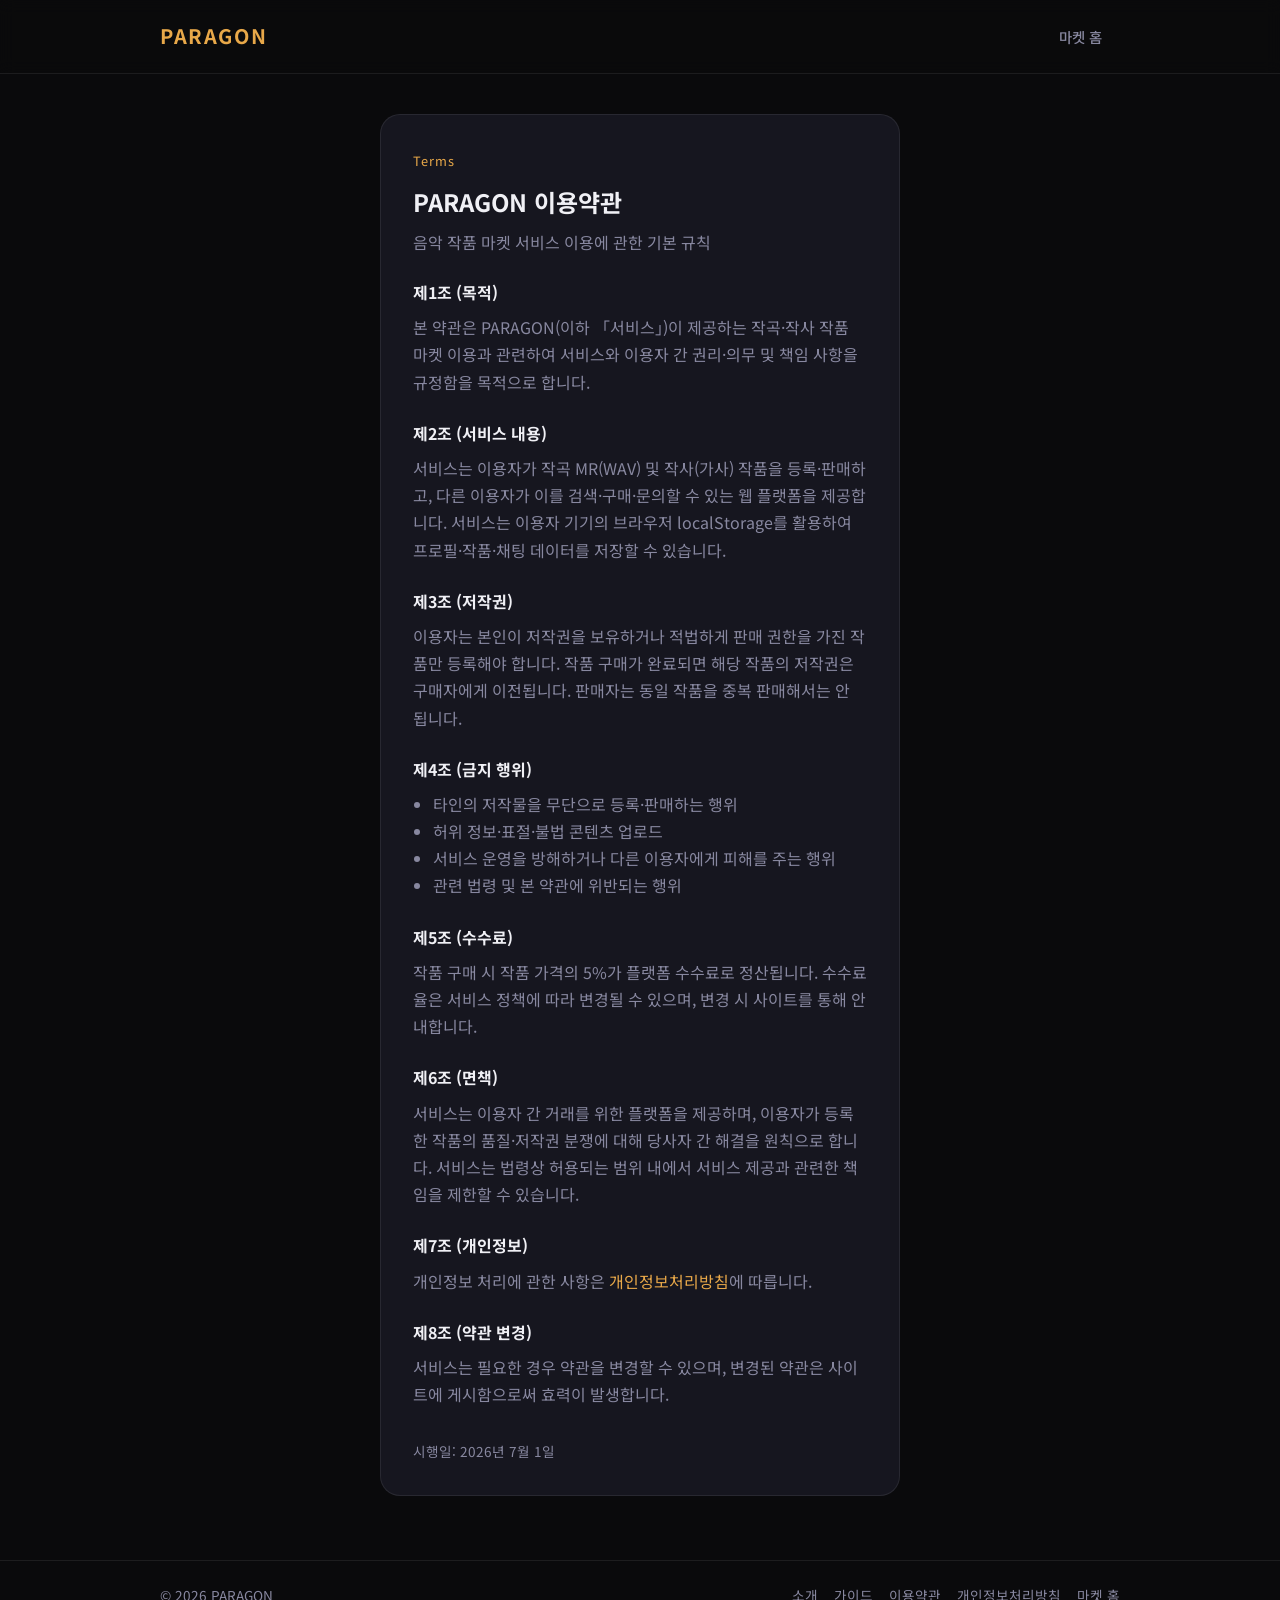
<file: terms.html>
<!DOCTYPE html>
<html lang="ko">
<head>
  <meta charset="UTF-8">
  <meta name="viewport" content="width=device-width, initial-scale=1.0">
  <meta name="description" content="PARAGON(파라곤) 이용약관 — 음악 작품 마켓 서비스 이용 규칙">
  <title>이용약관 | PARAGON 파라곤</title>
  <link rel="canonical" href="https://paragon-inky.vercel.app/terms.html">
  <link rel="preconnect" href="https://fonts.googleapis.com">
  <link rel="preconnect" href="https://fonts.gstatic.com" crossorigin>
  <link href="https://fonts.googleapis.com/css2?family=Noto+Sans+KR:wght@400;500;700&display=swap" rel="stylesheet">
  <link rel="stylesheet" href="css/style.css">
</head>
<body>
  <header class="header">
    <nav class="nav container">
      <a href="index.html" class="logo">PARAGON</a>
      <a href="index.html" class="btn btn-ghost">마켓 홈</a>
    </nav>
  </header>

  <main class="container page-main">
    <article class="page-card legal-page">
      <p class="page-tag">Terms</p>
      <h1>PARAGON 이용약관</h1>
      <p class="page-desc">음악 작품 마켓 서비스 이용에 관한 기본 규칙</p>

      <div class="legal-body">
        <h2>제1조 (목적)</h2>
        <p>본 약관은 PARAGON(이하 「서비스」)이 제공하는 작곡·작사 작품 마켓 이용과 관련하여 서비스와 이용자 간 권리·의무 및 책임 사항을 규정함을 목적으로 합니다.</p>

        <h2>제2조 (서비스 내용)</h2>
        <p>서비스는 이용자가 작곡 MR(WAV) 및 작사(가사) 작품을 등록·판매하고, 다른 이용자가 이를 검색·구매·문의할 수 있는 웹 플랫폼을 제공합니다. 서비스는 이용자 기기의 브라우저 localStorage를 활용하여 프로필·작품·채팅 데이터를 저장할 수 있습니다.</p>

        <h2>제3조 (저작권)</h2>
        <p>이용자는 본인이 저작권을 보유하거나 적법하게 판매 권한을 가진 작품만 등록해야 합니다. 작품 구매가 완료되면 해당 작품의 저작권은 구매자에게 이전됩니다. 판매자는 동일 작품을 중복 판매해서는 안 됩니다.</p>

        <h2>제4조 (금지 행위)</h2>
        <ul>
          <li>타인의 저작물을 무단으로 등록·판매하는 행위</li>
          <li>허위 정보·표절·불법 콘텐츠 업로드</li>
          <li>서비스 운영을 방해하거나 다른 이용자에게 피해를 주는 행위</li>
          <li>관련 법령 및 본 약관에 위반되는 행위</li>
        </ul>

        <h2>제5조 (수수료)</h2>
        <p>작품 구매 시 작품 가격의 5%가 플랫폼 수수료로 정산됩니다. 수수료율은 서비스 정책에 따라 변경될 수 있으며, 변경 시 사이트를 통해 안내합니다.</p>

        <h2>제6조 (면책)</h2>
        <p>서비스는 이용자 간 거래를 위한 플랫폼을 제공하며, 이용자가 등록한 작품의 품질·저작권 분쟁에 대해 당사자 간 해결을 원칙으로 합니다. 서비스는 법령상 허용되는 범위 내에서 서비스 제공과 관련한 책임을 제한할 수 있습니다.</p>

        <h2>제7조 (개인정보)</h2>
        <p>개인정보 처리에 관한 사항은 <a href="privacy.html">개인정보처리방침</a>에 따릅니다.</p>

        <h2>제8조 (약관 변경)</h2>
        <p>서비스는 필요한 경우 약관을 변경할 수 있으며, 변경된 약관은 사이트에 게시함으로써 효력이 발생합니다.</p>

        <p class="legal-updated">시행일: 2026년 7월 1일</p>
      </div>
    </article>
  </main>

  <footer class="footer">
    <div class="container footer-inner">
      <p>&copy; 2026 PARAGON</p>
      <nav class="footer-links">
        <a href="about.html">소개</a>
        <a href="blog/">가이드</a>
        <a href="terms.html">이용약관</a>
        <a href="privacy.html">개인정보처리방침</a>
        <a href="index.html">마켓 홈</a>
      </nav>
    </div>
  </footer>
</body>
</html>
</file>
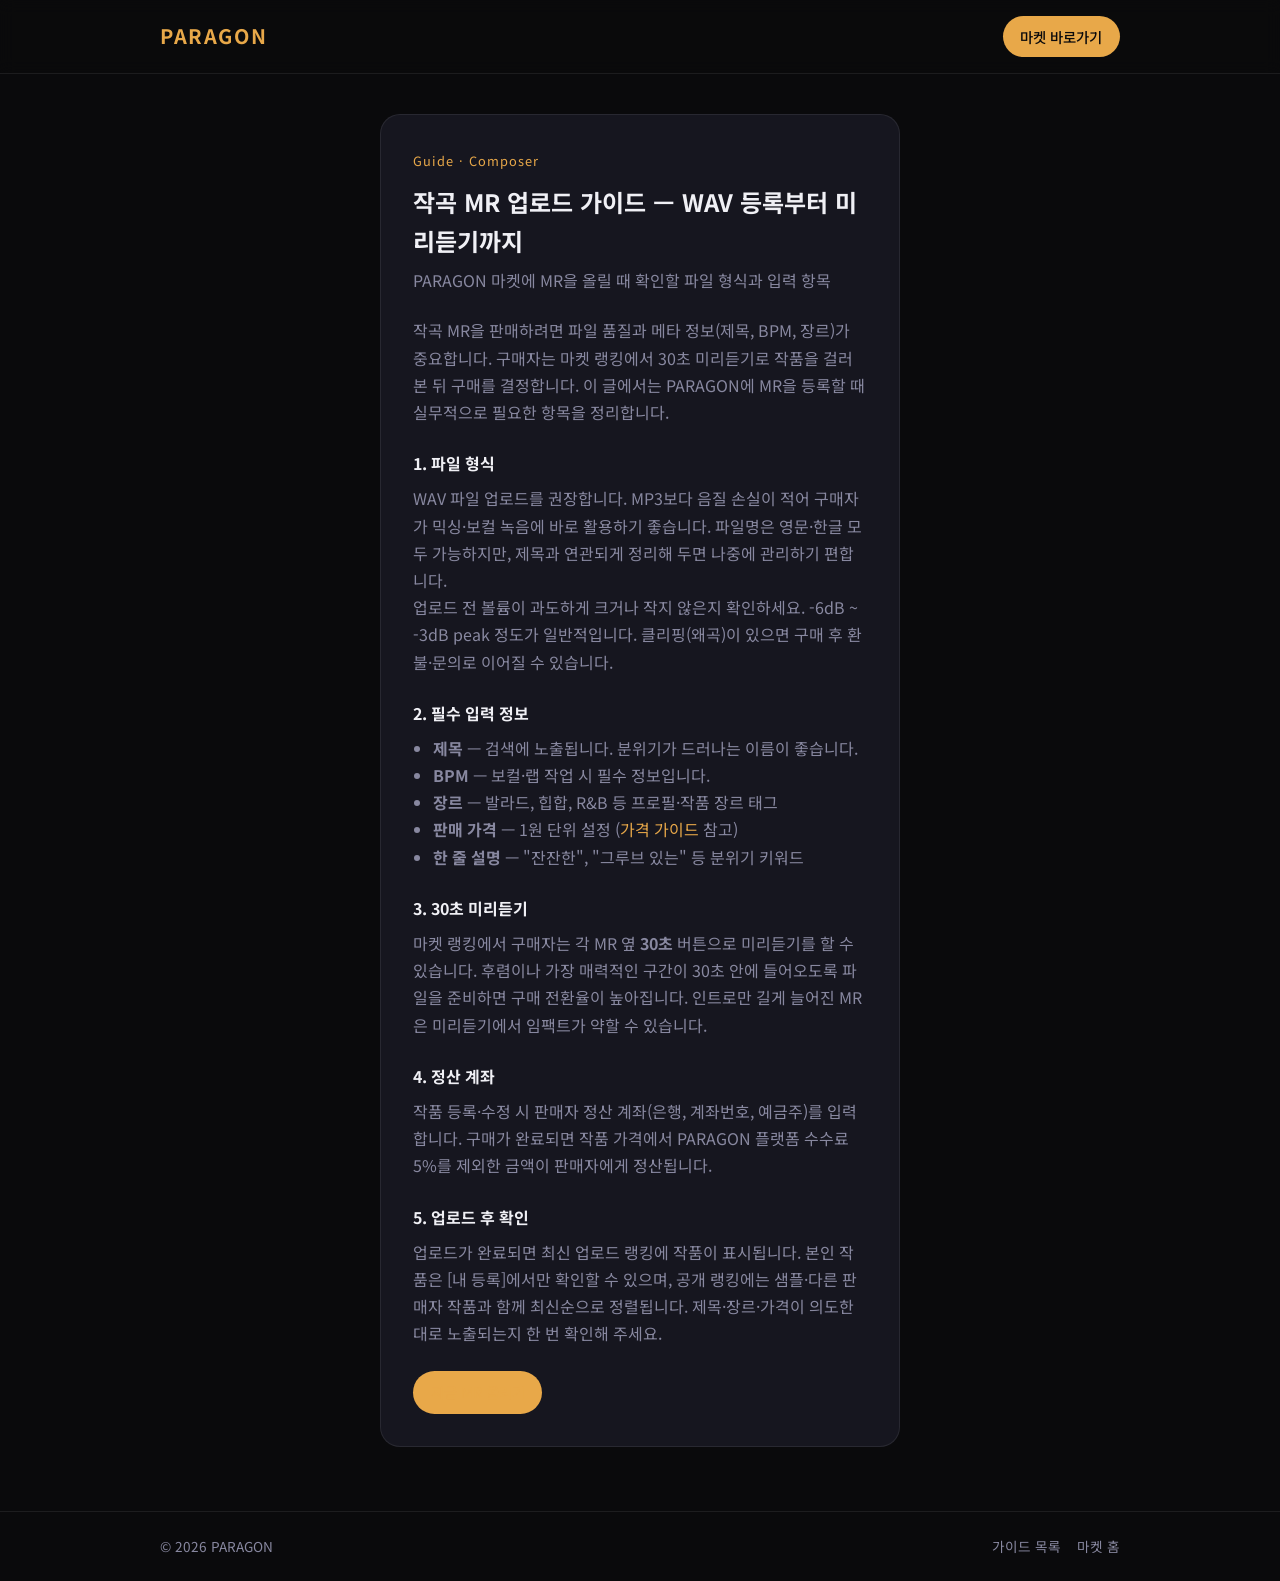
<file: blog/composer-mr-guide.html>
<!DOCTYPE html>
<html lang="ko">
<head>
  <meta charset="UTF-8">
  <meta name="viewport" content="width=device-width, initial-scale=1.0">
  <meta name="description" content="PARAGON에서 작곡 MR(WAV) 업로드 방법 — BPM, 장르, 30초 미리듣기 설정">
  <meta name="keywords" content="작곡 MR 업로드, WAV 판매, PARAGON, 파라곤">
  <title>작곡 MR 업로드 가이드 | PARAGON 파라곤</title>
  <link rel="canonical" href="https://paragon-inky.vercel.app/blog/composer-mr-guide.html">
  <link rel="preconnect" href="https://fonts.googleapis.com">
  <link rel="preconnect" href="https://fonts.gstatic.com" crossorigin>
  <link href="https://fonts.googleapis.com/css2?family=Noto+Sans+KR:wght@400;500;700&display=swap" rel="stylesheet">
  <link rel="stylesheet" href="../css/style.css">
</head>
<body>
  <header class="header">
    <nav class="nav container">
      <a href="../index.html" class="logo">PARAGON</a>
      <a href="../index.html" class="btn btn-primary">마켓 바로가기</a>
    </nav>
  </header>

  <main class="container page-main">
    <article class="page-card legal-page">
      <p class="page-tag">Guide · Composer</p>
      <h1>작곡 MR 업로드 가이드 — WAV 등록부터 미리듣기까지</h1>
      <p class="page-desc">PARAGON 마켓에 MR을 올릴 때 확인할 파일 형식과 입력 항목</p>

      <div class="legal-body">
        <p>작곡 MR을 판매하려면 파일 품질과 메타 정보(제목, BPM, 장르)가 중요합니다. 구매자는 마켓 랭킹에서 30초 미리듣기로 작품을 걸러본 뒤 구매를 결정합니다. 이 글에서는 PARAGON에 MR을 등록할 때 실무적으로 필요한 항목을 정리합니다.</p>

        <h2>1. 파일 형식</h2>
        <p>WAV 파일 업로드를 권장합니다. MP3보다 음질 손실이 적어 구매자가 믹싱·보컬 녹음에 바로 활용하기 좋습니다. 파일명은 영문·한글 모두 가능하지만, 제목과 연관되게 정리해 두면 나중에 관리하기 편합니다.</p>
        <p>업로드 전 볼륨이 과도하게 크거나 작지 않은지 확인하세요. -6dB ~ -3dB peak 정도가 일반적입니다. 클리핑(왜곡)이 있으면 구매 후 환불·문의로 이어질 수 있습니다.</p>

        <h2>2. 필수 입력 정보</h2>
        <ul>
          <li><strong>제목</strong> — 검색에 노출됩니다. 분위기가 드러나는 이름이 좋습니다.</li>
          <li><strong>BPM</strong> — 보컬·랩 작업 시 필수 정보입니다.</li>
          <li><strong>장르</strong> — 발라드, 힙합, R&amp;B 등 프로필·작품 장르 태그</li>
          <li><strong>판매 가격</strong> — 1원 단위 설정 (<a href="music-pricing-guide.html">가격 가이드</a> 참고)</li>
          <li><strong>한 줄 설명</strong> — "잔잔한", "그루브 있는" 등 분위기 키워드</li>
        </ul>

        <h2>3. 30초 미리듣기</h2>
        <p>마켓 랭킹에서 구매자는 각 MR 옆 <strong>30초</strong> 버튼으로 미리듣기를 할 수 있습니다. 후렴이나 가장 매력적인 구간이 30초 안에 들어오도록 파일을 준비하면 구매 전환율이 높아집니다. 인트로만 길게 늘어진 MR은 미리듣기에서 임팩트가 약할 수 있습니다.</p>

        <h2>4. 정산 계좌</h2>
        <p>작품 등록·수정 시 판매자 정산 계좌(은행, 계좌번호, 예금주)를 입력합니다. 구매가 완료되면 작품 가격에서 PARAGON 플랫폼 수수료 5%를 제외한 금액이 판매자에게 정산됩니다.</p>

        <h2>5. 업로드 후 확인</h2>
        <p>업로드가 완료되면 최신 업로드 랭킹에 작품이 표시됩니다. 본인 작품은 [내 등록]에서만 확인할 수 있으며, 공개 랭킹에는 샘플·다른 판매자 작품과 함께 최신순으로 정렬됩니다. 제목·장르·가격이 의도한 대로 노출되는지 한 번 확인해 주세요.</p>

        <p class="blog-cta"><a href="https://paragon-inky.vercel.app/" class="btn btn-primary">지금 MR 올리기</a></p>
      </div>
    </article>
  </main>

  <footer class="footer">
    <div class="container footer-inner">
      <p>&copy; 2026 PARAGON</p>
      <nav class="footer-links">
        <a href="index.html">가이드 목록</a>
        <a href="../index.html">마켓 홈</a>
      </nav>
    </div>
  </footer>
</body>
</html>
</file>
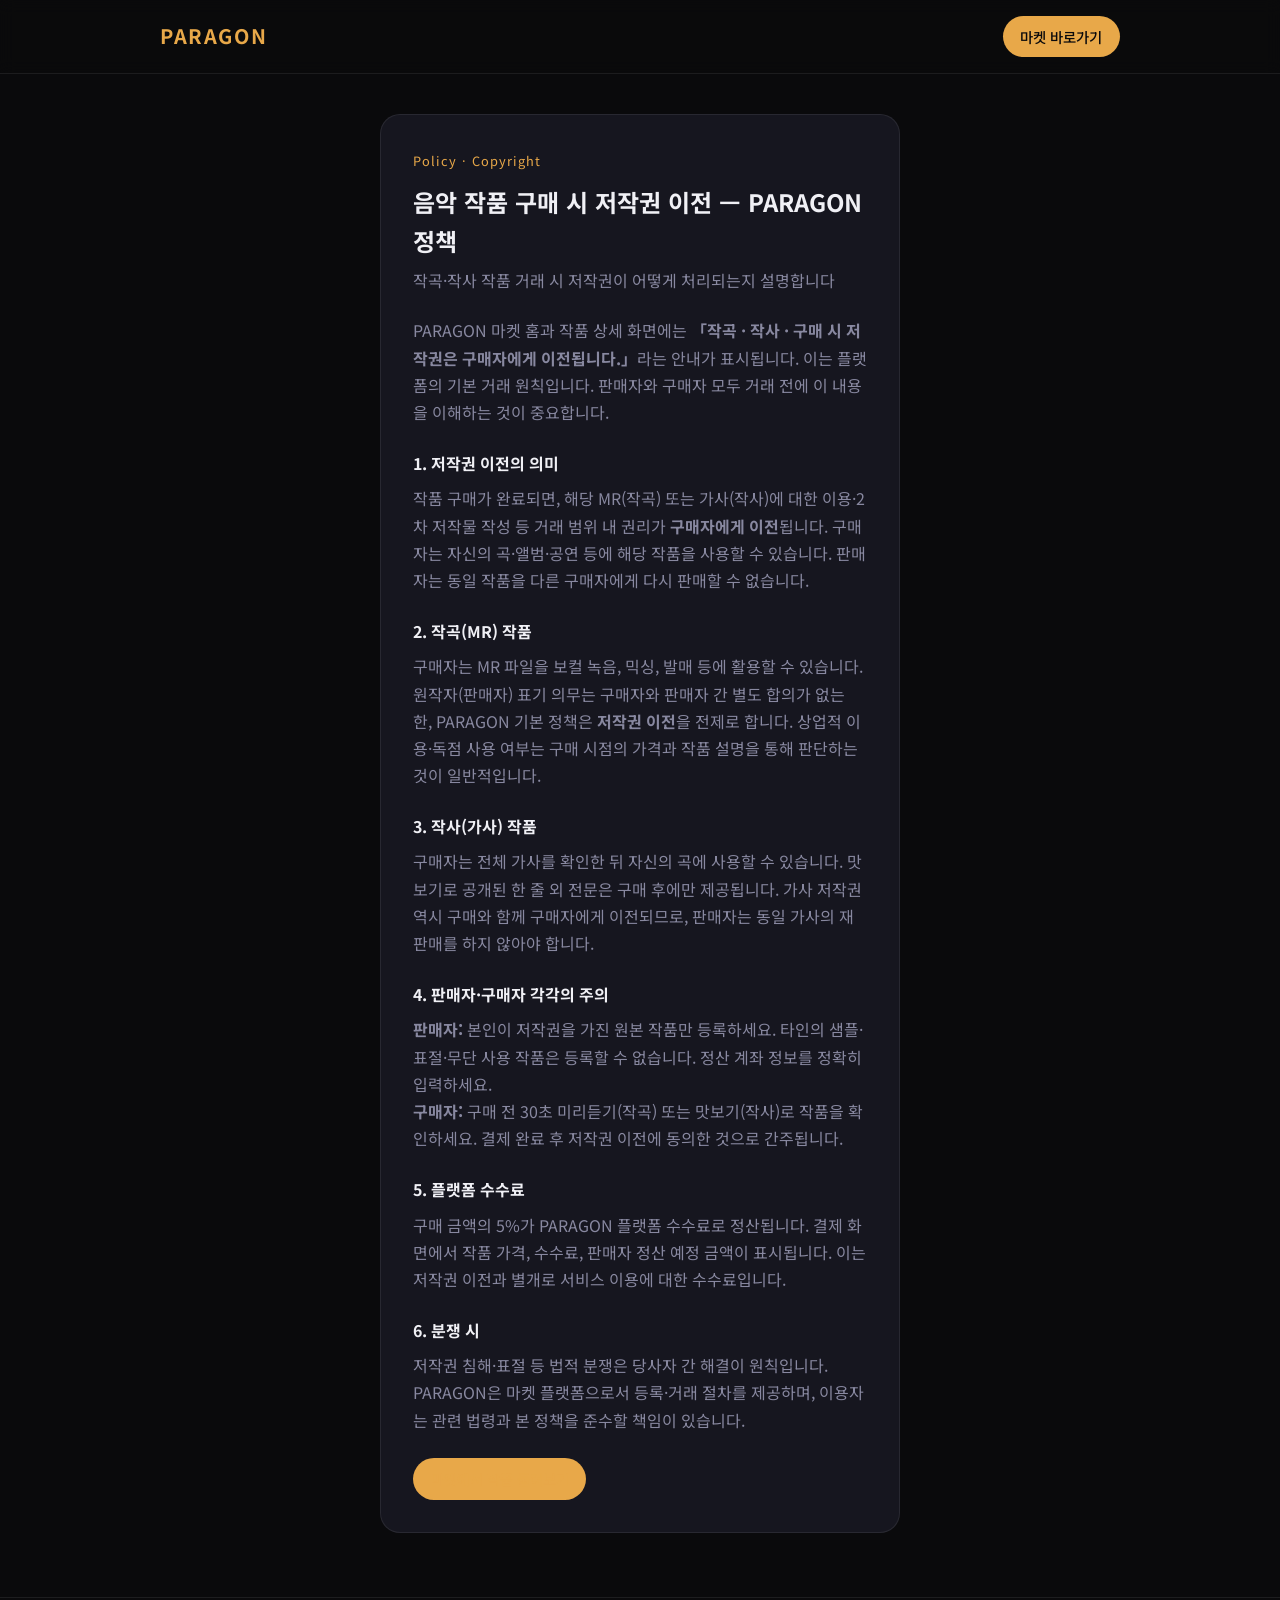
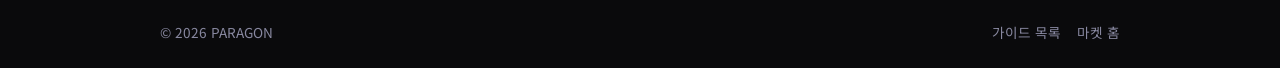
<file: blog/copyright-transfer-guide.html>
<!DOCTYPE html>
<html lang="ko">
<head>
  <meta charset="UTF-8">
  <meta name="viewport" content="width=device-width, initial-scale=1.0">
  <meta name="description" content="PARAGON 음악 작품 구매 시 저작권 이전 정책 — 작곡 MR·가사 판매·구매 안내">
  <meta name="keywords" content="음악 저작권 이전, MR 구매, 가사 구매, PARAGON">
  <title>음악 작품 구매 시 저작권 이전 | PARAGON 파라곤</title>
  <link rel="canonical" href="https://paragon-inky.vercel.app/blog/copyright-transfer-guide.html">
  <link rel="preconnect" href="https://fonts.googleapis.com">
  <link rel="preconnect" href="https://fonts.gstatic.com" crossorigin>
  <link href="https://fonts.googleapis.com/css2?family=Noto+Sans+KR:wght@400;500;700&display=swap" rel="stylesheet">
  <link rel="stylesheet" href="../css/style.css">
</head>
<body>
  <header class="header">
    <nav class="nav container">
      <a href="../index.html" class="logo">PARAGON</a>
      <a href="../index.html" class="btn btn-primary">마켓 바로가기</a>
    </nav>
  </header>

  <main class="container page-main">
    <article class="page-card legal-page">
      <p class="page-tag">Policy · Copyright</p>
      <h1>음악 작품 구매 시 저작권 이전 — PARAGON 정책</h1>
      <p class="page-desc">작곡·작사 작품 거래 시 저작권이 어떻게 처리되는지 설명합니다</p>

      <div class="legal-body">
        <p>PARAGON 마켓 홈과 작품 상세 화면에는 <strong>「작곡 · 작사 · 구매 시 저작권은 구매자에게 이전됩니다.」</strong>라는 안내가 표시됩니다. 이는 플랫폼의 기본 거래 원칙입니다. 판매자와 구매자 모두 거래 전에 이 내용을 이해하는 것이 중요합니다.</p>

        <h2>1. 저작권 이전의 의미</h2>
        <p>작품 구매가 완료되면, 해당 MR(작곡) 또는 가사(작사)에 대한 이용·2차 저작물 작성 등 거래 범위 내 권리가 <strong>구매자에게 이전</strong>됩니다. 구매자는 자신의 곡·앨범·공연 등에 해당 작품을 사용할 수 있습니다. 판매자는 동일 작품을 다른 구매자에게 다시 판매할 수 없습니다.</p>

        <h2>2. 작곡(MR) 작품</h2>
        <p>구매자는 MR 파일을 보컬 녹음, 믹싱, 발매 등에 활용할 수 있습니다. 원작자(판매자) 표기 의무는 구매자와 판매자 간 별도 합의가 없는 한, PARAGON 기본 정책은 <strong>저작권 이전</strong>을 전제로 합니다. 상업적 이용·독점 사용 여부는 구매 시점의 가격과 작품 설명을 통해 판단하는 것이 일반적입니다.</p>

        <h2>3. 작사(가사) 작품</h2>
        <p>구매자는 전체 가사를 확인한 뒤 자신의 곡에 사용할 수 있습니다. 맛보기로 공개된 한 줄 외 전문은 구매 후에만 제공됩니다. 가사 저작권 역시 구매와 함께 구매자에게 이전되므로, 판매자는 동일 가사의 재판매를 하지 않아야 합니다.</p>

        <h2>4. 판매자·구매자 각각의 주의</h2>
        <p><strong>판매자:</strong> 본인이 저작권을 가진 원본 작품만 등록하세요. 타인의 샘플·표절·무단 사용 작품은 등록할 수 없습니다. 정산 계좌 정보를 정확히 입력하세요.</p>
        <p><strong>구매자:</strong> 구매 전 30초 미리듣기(작곡) 또는 맛보기(작사)로 작품을 확인하세요. 결제 완료 후 저작권 이전에 동의한 것으로 간주됩니다.</p>

        <h2>5. 플랫폼 수수료</h2>
        <p>구매 금액의 5%가 PARAGON 플랫폼 수수료로 정산됩니다. 결제 화면에서 작품 가격, 수수료, 판매자 정산 예정 금액이 표시됩니다. 이는 저작권 이전과 별개로 서비스 이용에 대한 수수료입니다.</p>

        <h2>6. 분쟁 시</h2>
        <p>저작권 침해·표절 등 법적 분쟁은 당사자 간 해결이 원칙입니다. PARAGON은 마켓 플랫폼으로서 등록·거래 절차를 제공하며, 이용자는 관련 법령과 본 정책을 준수할 책임이 있습니다.</p>

        <p class="blog-cta"><a href="https://paragon-inky.vercel.app/" class="btn btn-primary">마켓에서 작품 둘러보기</a></p>
      </div>
    </article>
  </main>

  <footer class="footer">
    <div class="container footer-inner">
      <p>&copy; 2026 PARAGON</p>
      <nav class="footer-links">
        <a href="index.html">가이드 목록</a>
        <a href="../index.html">마켓 홈</a>
      </nav>
    </div>
  </footer>
</body>
</html>
</file>
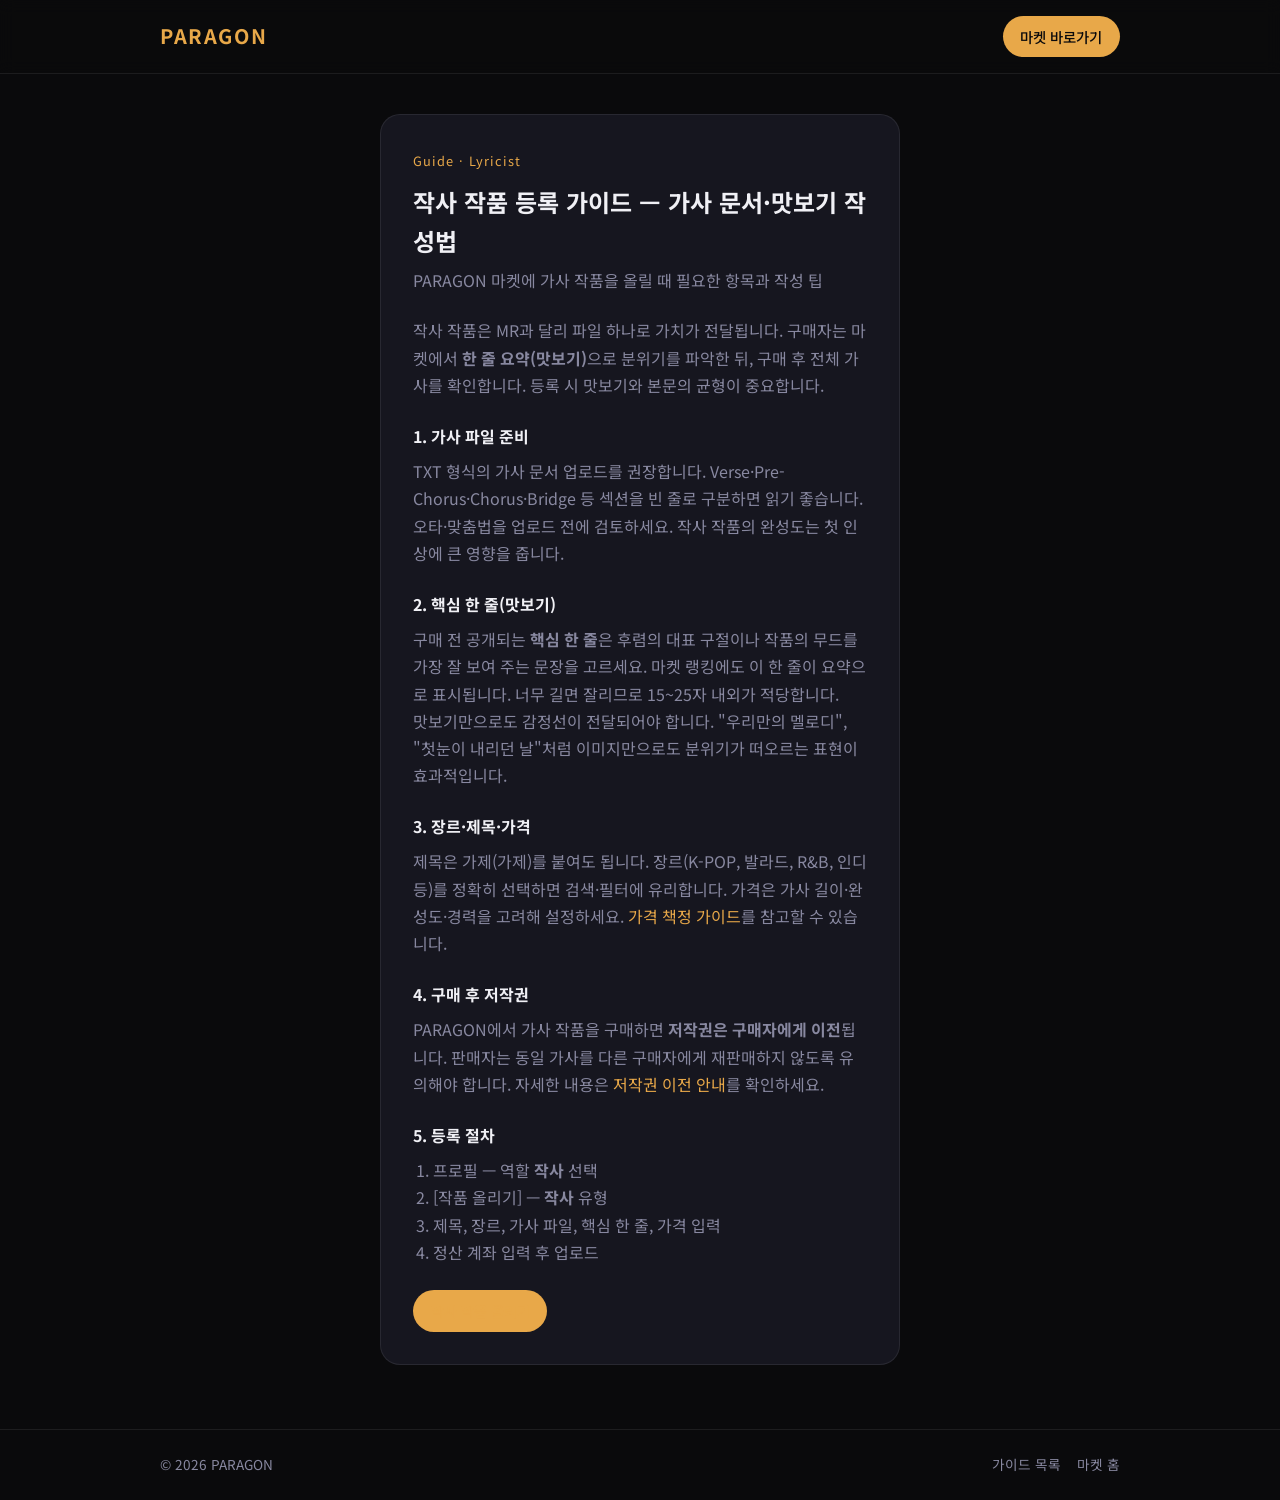
<file: blog/lyricist-upload-guide.html>
<!DOCTYPE html>
<html lang="ko">
<head>
  <meta charset="UTF-8">
  <meta name="viewport" content="width=device-width, initial-scale=1.0">
  <meta name="description" content="PARAGON 작사 작품 등록 — 가사 TXT 파일, 맛보기 한 줄, 가격 설정 방법">
  <meta name="keywords" content="가사 판매, 작사 등록, PARAGON, 파라곤">
  <title>작사 작품 등록 가이드 | PARAGON 파라곤</title>
  <link rel="canonical" href="https://paragon-inky.vercel.app/blog/lyricist-upload-guide.html">
  <link rel="preconnect" href="https://fonts.googleapis.com">
  <link rel="preconnect" href="https://fonts.gstatic.com" crossorigin>
  <link href="https://fonts.googleapis.com/css2?family=Noto+Sans+KR:wght@400;500;700&display=swap" rel="stylesheet">
  <link rel="stylesheet" href="../css/style.css">
</head>
<body>
  <header class="header">
    <nav class="nav container">
      <a href="../index.html" class="logo">PARAGON</a>
      <a href="../index.html" class="btn btn-primary">마켓 바로가기</a>
    </nav>
  </header>

  <main class="container page-main">
    <article class="page-card legal-page">
      <p class="page-tag">Guide · Lyricist</p>
      <h1>작사 작품 등록 가이드 — 가사 문서·맛보기 작성법</h1>
      <p class="page-desc">PARAGON 마켓에 가사 작품을 올릴 때 필요한 항목과 작성 팁</p>

      <div class="legal-body">
        <p>작사 작품은 MR과 달리 파일 하나로 가치가 전달됩니다. 구매자는 마켓에서 <strong>한 줄 요약(맛보기)</strong>으로 분위기를 파악한 뒤, 구매 후 전체 가사를 확인합니다. 등록 시 맛보기와 본문의 균형이 중요합니다.</p>

        <h2>1. 가사 파일 준비</h2>
        <p>TXT 형식의 가사 문서 업로드를 권장합니다. Verse·Pre-Chorus·Chorus·Bridge 등 섹션을 빈 줄로 구분하면 읽기 좋습니다. 오타·맞춤법을 업로드 전에 검토하세요. 작사 작품의 완성도는 첫 인상에 큰 영향을 줍니다.</p>

        <h2>2. 핵심 한 줄(맛보기)</h2>
        <p>구매 전 공개되는 <strong>핵심 한 줄</strong>은 후렴의 대표 구절이나 작품의 무드를 가장 잘 보여 주는 문장을 고르세요. 마켓 랭킹에도 이 한 줄이 요약으로 표시됩니다. 너무 길면 잘리므로 15~25자 내외가 적당합니다.</p>
        <p>맛보기만으로도 감정선이 전달되어야 합니다. "우리만의 멜로디", "첫눈이 내리던 날"처럼 이미지만으로도 분위기가 떠오르는 표현이 효과적입니다.</p>

        <h2>3. 장르·제목·가격</h2>
        <p>제목은 가제(가제)를 붙여도 됩니다. 장르(K-POP, 발라드, R&amp;B, 인디 등)를 정확히 선택하면 검색·필터에 유리합니다. 가격은 가사 길이·완성도·경력을 고려해 설정하세요. <a href="music-pricing-guide.html">가격 책정 가이드</a>를 참고할 수 있습니다.</p>

        <h2>4. 구매 후 저작권</h2>
        <p>PARAGON에서 가사 작품을 구매하면 <strong>저작권은 구매자에게 이전</strong>됩니다. 판매자는 동일 가사를 다른 구매자에게 재판매하지 않도록 유의해야 합니다. 자세한 내용은 <a href="copyright-transfer-guide.html">저작권 이전 안내</a>를 확인하세요.</p>

        <h2>5. 등록 절차</h2>
        <ol>
          <li>프로필 — 역할 <strong>작사</strong> 선택</li>
          <li>[작품 올리기] — <strong>작사</strong> 유형</li>
          <li>제목, 장르, 가사 파일, 핵심 한 줄, 가격 입력</li>
          <li>정산 계좌 입력 후 업로드</li>
        </ol>

        <p class="blog-cta"><a href="https://paragon-inky.vercel.app/" class="btn btn-primary">작사 작품 올리기</a></p>
      </div>
    </article>
  </main>

  <footer class="footer">
    <div class="container footer-inner">
      <p>&copy; 2026 PARAGON</p>
      <nav class="footer-links">
        <a href="index.html">가이드 목록</a>
        <a href="../index.html">마켓 홈</a>
      </nav>
    </div>
  </footer>
</body>
</html>
</file>
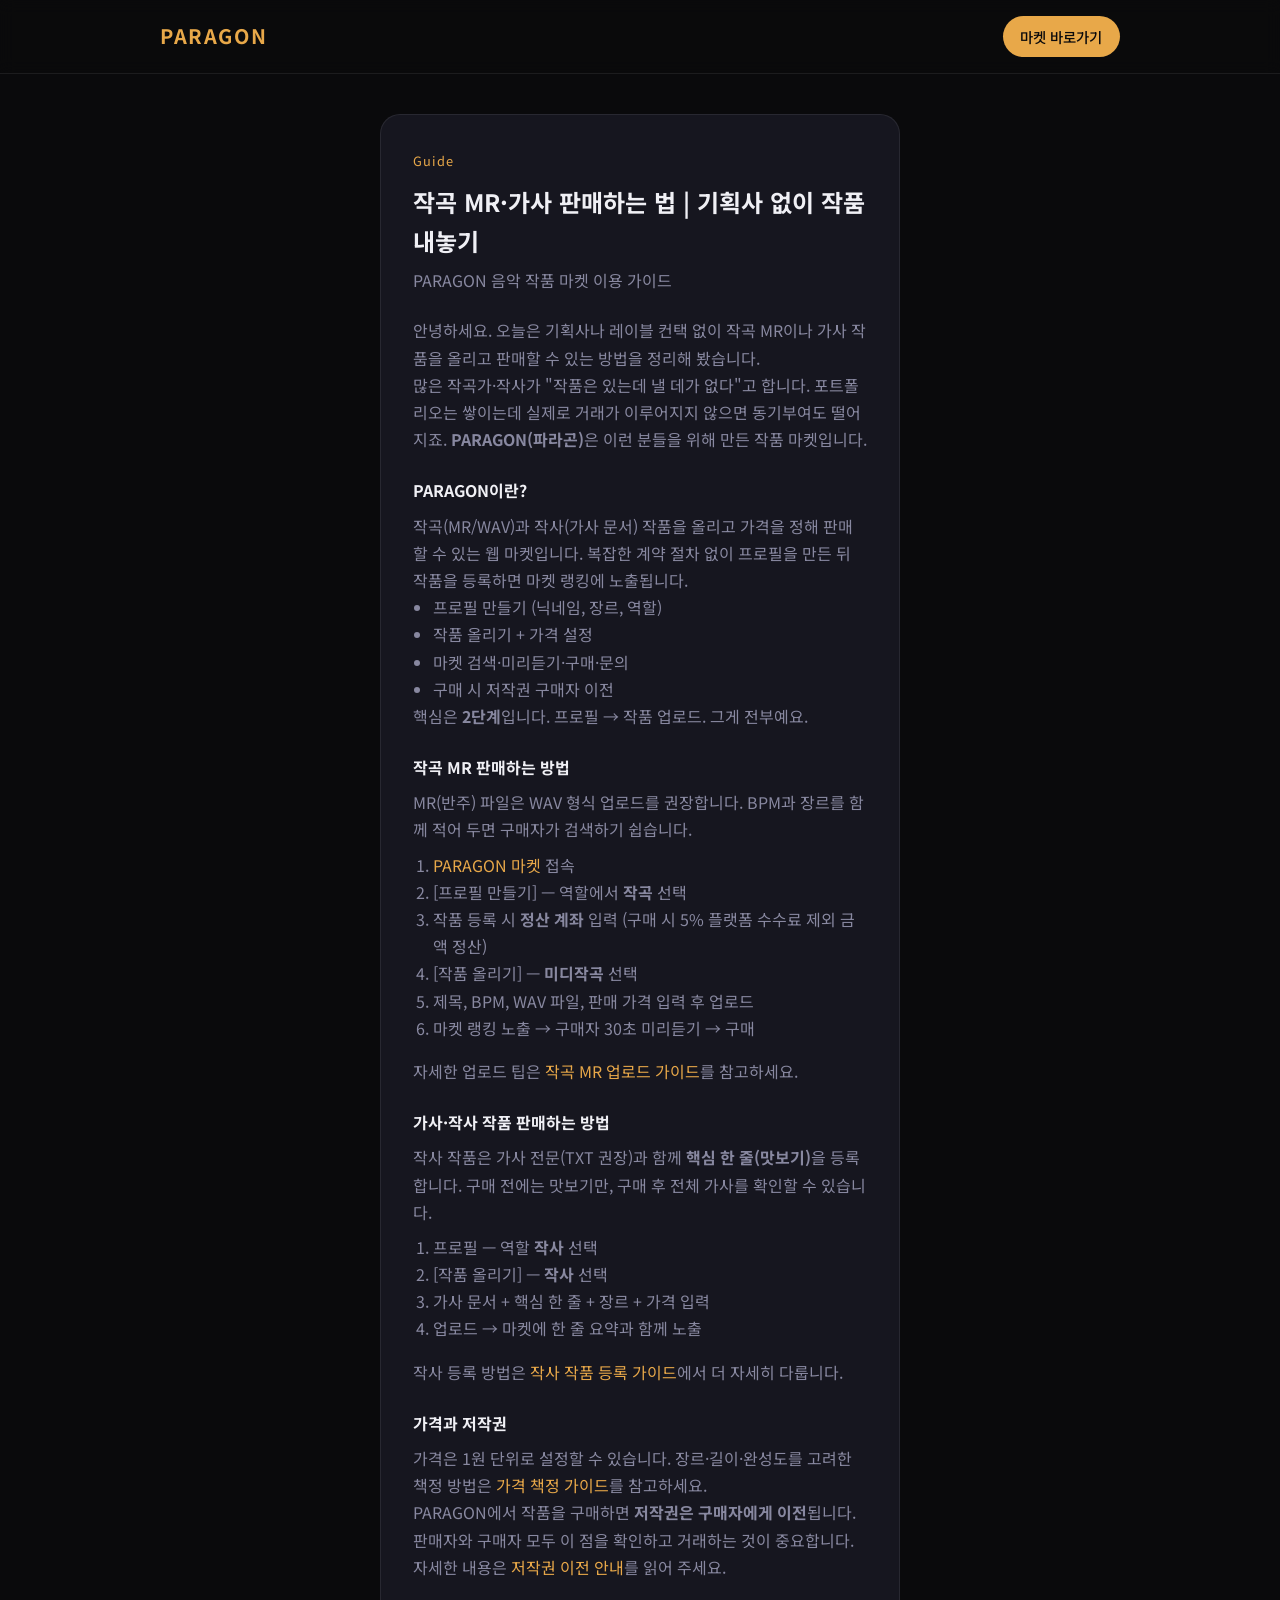
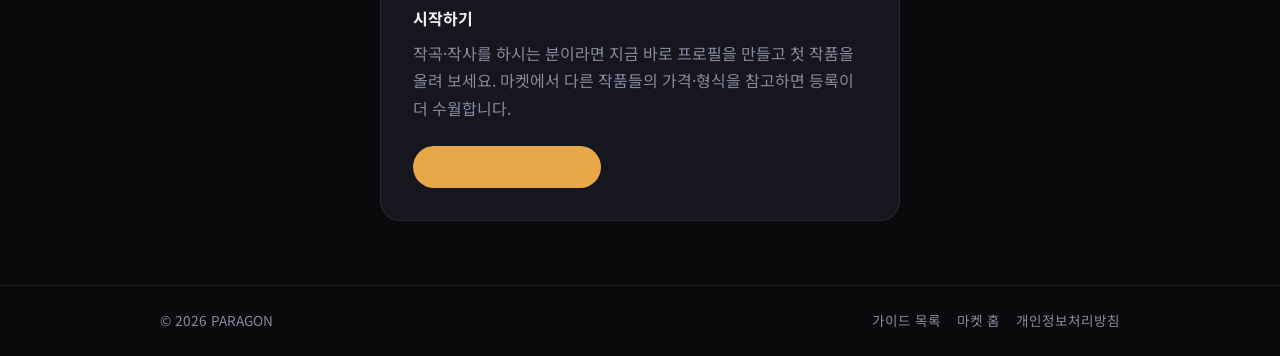
<file: blog/mr-lyrics-selling.html>
<!DOCTYPE html>
<html lang="ko">
<head>
  <meta charset="UTF-8">
  <meta name="viewport" content="width=device-width, initial-scale=1.0">
  <meta name="description" content="파라곤(PARAGON) — 기획사 없이 작곡 MR·가사 작품을 올리고 판매하는 방법">
  <meta name="keywords" content="파라곤, PARAGON, 작곡 MR, 가사 판매, 기획사 없이">
  <title>작곡 MR·가사 판매 | PARAGON 파라곤</title>
  <link rel="canonical" href="https://paragon-inky.vercel.app/blog/mr-lyrics-selling.html">
  <meta property="og:title" content="작곡 MR·가사 판매하는 법 | PARAGON">
  <meta property="og:description" content="기획사·레이블 컨택 없이 작품을 내놓는 방법">
  <meta property="og:url" content="https://paragon-inky.vercel.app/blog/mr-lyrics-selling.html">
  <link rel="preconnect" href="https://fonts.googleapis.com">
  <link rel="preconnect" href="https://fonts.gstatic.com" crossorigin>
  <link href="https://fonts.googleapis.com/css2?family=Noto+Sans+KR:wght@400;500;700&display=swap" rel="stylesheet">
  <link rel="stylesheet" href="../css/style.css">
  <script type="text/javascript">
    (function(c,l,a,r,i,t,y){
      c[a]=c[a]||function(){(c[a].q=c[a].q||[]).push(arguments)};
      t=l.createElement(r);t.async=1;t.src="https://www.clarity.ms/tag/"+i;
      y=l.getElementsByTagName(r)[0];y.parentNode.insertBefore(t,y);
    })(window, document, "clarity", "script", "xebbg4j2dh");
  </script>
</head>
<body>
  <header class="header">
    <nav class="nav container">
      <a href="../index.html" class="logo">PARAGON</a>
      <a href="../index.html" class="btn btn-primary">마켓 바로가기</a>
    </nav>
  </header>

  <main class="container page-main">
    <article class="page-card legal-page">
      <p class="page-tag">Guide</p>
      <h1>작곡 MR·가사 판매하는 법 | 기획사 없이 작품 내놓기</h1>
      <p class="page-desc">PARAGON 음악 작품 마켓 이용 가이드</p>

      <div class="legal-body">
        <p>안녕하세요. 오늘은 기획사나 레이블 컨택 없이 작곡 MR이나 가사 작품을 올리고 판매할 수 있는 방법을 정리해 봤습니다.</p>
        <p>많은 작곡가·작사가 "작품은 있는데 낼 데가 없다"고 합니다. 포트폴리오는 쌓이는데 실제로 거래가 이루어지지 않으면 동기부여도 떨어지죠. <strong>PARAGON(파라곤)</strong>은 이런 분들을 위해 만든 작품 마켓입니다.</p>

        <h2>PARAGON이란?</h2>
        <p>작곡(MR/WAV)과 작사(가사 문서) 작품을 올리고 가격을 정해 판매할 수 있는 웹 마켓입니다. 복잡한 계약 절차 없이 프로필을 만든 뒤 작품을 등록하면 마켓 랭킹에 노출됩니다.</p>
        <ul>
          <li>프로필 만들기 (닉네임, 장르, 역할)</li>
          <li>작품 올리기 + 가격 설정</li>
          <li>마켓 검색·미리듣기·구매·문의</li>
          <li>구매 시 저작권 구매자 이전</li>
        </ul>
        <p>핵심은 <strong>2단계</strong>입니다. 프로필 → 작품 업로드. 그게 전부예요.</p>

        <h2>작곡 MR 판매하는 방법</h2>
        <p>MR(반주) 파일은 WAV 형식 업로드를 권장합니다. BPM과 장르를 함께 적어 두면 구매자가 검색하기 쉽습니다.</p>
        <ol>
          <li><a href="https://paragon-inky.vercel.app/">PARAGON 마켓</a> 접속</li>
          <li>[프로필 만들기] — 역할에서 <strong>작곡</strong> 선택</li>
          <li>작품 등록 시 <strong>정산 계좌</strong> 입력 (구매 시 5% 플랫폼 수수료 제외 금액 정산)</li>
          <li>[작품 올리기] — <strong>미디작곡</strong> 선택</li>
          <li>제목, BPM, WAV 파일, 판매 가격 입력 후 업로드</li>
          <li>마켓 랭킹 노출 → 구매자 30초 미리듣기 → 구매</li>
        </ol>
        <p>자세한 업로드 팁은 <a href="composer-mr-guide.html">작곡 MR 업로드 가이드</a>를 참고하세요.</p>

        <h2>가사·작사 작품 판매하는 방법</h2>
        <p>작사 작품은 가사 전문(TXT 권장)과 함께 <strong>핵심 한 줄(맛보기)</strong>을 등록합니다. 구매 전에는 맛보기만, 구매 후 전체 가사를 확인할 수 있습니다.</p>
        <ol>
          <li>프로필 — 역할 <strong>작사</strong> 선택</li>
          <li>[작품 올리기] — <strong>작사</strong> 선택</li>
          <li>가사 문서 + 핵심 한 줄 + 장르 + 가격 입력</li>
          <li>업로드 → 마켓에 한 줄 요약과 함께 노출</li>
        </ol>
        <p>작사 등록 방법은 <a href="lyricist-upload-guide.html">작사 작품 등록 가이드</a>에서 더 자세히 다룹니다.</p>

        <h2>가격과 저작권</h2>
        <p>가격은 1원 단위로 설정할 수 있습니다. 장르·길이·완성도를 고려한 책정 방법은 <a href="music-pricing-guide.html">가격 책정 가이드</a>를 참고하세요.</p>
        <p>PARAGON에서 작품을 구매하면 <strong>저작권은 구매자에게 이전</strong>됩니다. 판매자와 구매자 모두 이 점을 확인하고 거래하는 것이 중요합니다. 자세한 내용은 <a href="copyright-transfer-guide.html">저작권 이전 안내</a>를 읽어 주세요.</p>

        <h2>시작하기</h2>
        <p>작곡·작사를 하시는 분이라면 지금 바로 프로필을 만들고 첫 작품을 올려 보세요. 마켓에서 다른 작품들의 가격·형식을 참고하면 등록이 더 수월합니다.</p>
        <p class="blog-cta"><a href="https://paragon-inky.vercel.app/" class="btn btn-primary">PARAGON 마켓 바로가기</a></p>
      </div>
    </article>
  </main>

  <footer class="footer">
    <div class="container footer-inner">
      <p>&copy; 2026 PARAGON</p>
      <nav class="footer-links">
        <a href="index.html">가이드 목록</a>
        <a href="../index.html">마켓 홈</a>
        <a href="../privacy.html">개인정보처리방침</a>
      </nav>
    </div>
  </footer>
</body>
</html>
</file>
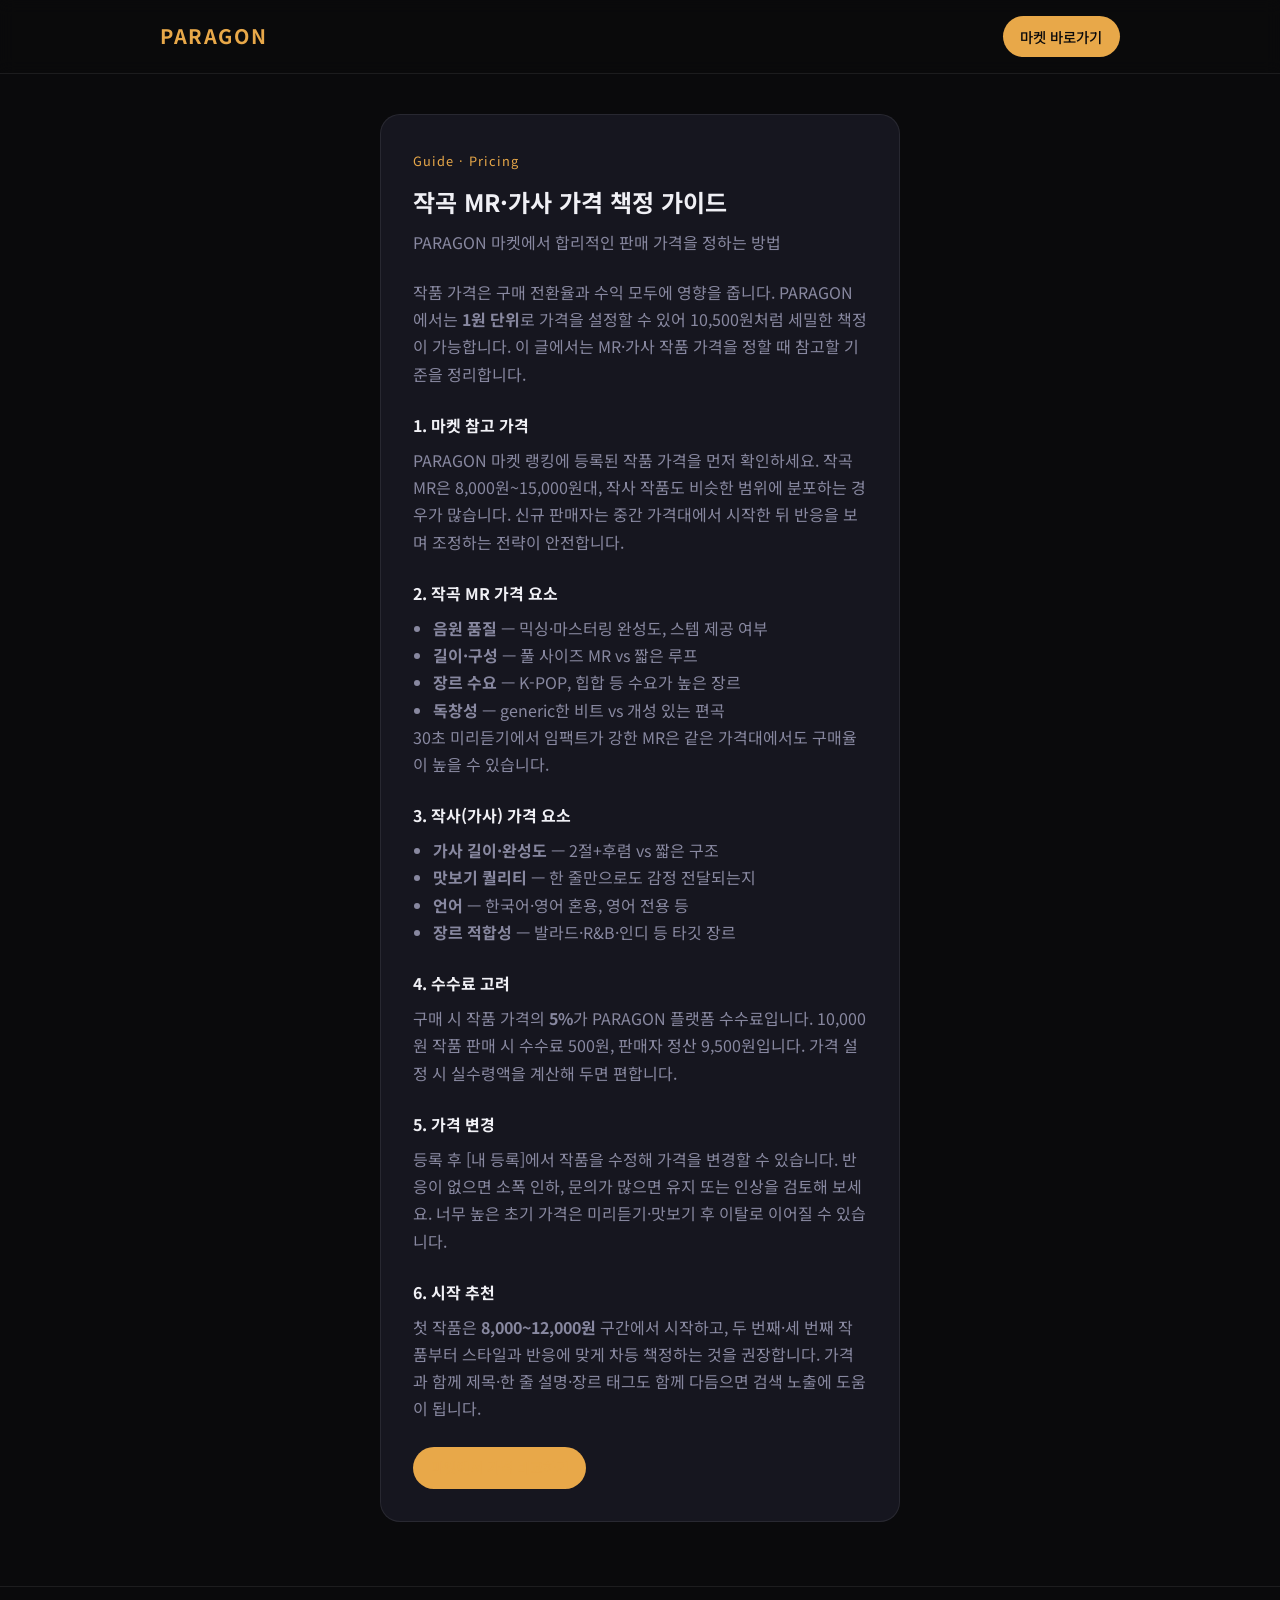
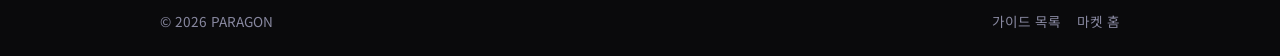
<file: blog/music-pricing-guide.html>
<!DOCTYPE html>
<html lang="ko">
<head>
  <meta charset="UTF-8">
  <meta name="viewport" content="width=device-width, initial-scale=1.0">
  <meta name="description" content="작곡 MR·가사 판매 가격 책정 방법 — 장르, 길이, 완성도를 고려한 PARAGON 가격 가이드">
  <meta name="keywords" content="MR 가격, 가사 가격, 작곡 판매 가격, PARAGON">
  <title>작곡 MR·가사 가격 책정 가이드 | PARAGON 파라곤</title>
  <link rel="canonical" href="https://paragon-inky.vercel.app/blog/music-pricing-guide.html">
  <link rel="preconnect" href="https://fonts.googleapis.com">
  <link rel="preconnect" href="https://fonts.gstatic.com" crossorigin>
  <link href="https://fonts.googleapis.com/css2?family=Noto+Sans+KR:wght@400;500;700&display=swap" rel="stylesheet">
  <link rel="stylesheet" href="../css/style.css">
</head>
<body>
  <header class="header">
    <nav class="nav container">
      <a href="../index.html" class="logo">PARAGON</a>
      <a href="../index.html" class="btn btn-primary">마켓 바로가기</a>
    </nav>
  </header>

  <main class="container page-main">
    <article class="page-card legal-page">
      <p class="page-tag">Guide · Pricing</p>
      <h1>작곡 MR·가사 가격 책정 가이드</h1>
      <p class="page-desc">PARAGON 마켓에서 합리적인 판매 가격을 정하는 방법</p>

      <div class="legal-body">
        <p>작품 가격은 구매 전환율과 수익 모두에 영향을 줍니다. PARAGON에서는 <strong>1원 단위</strong>로 가격을 설정할 수 있어 10,500원처럼 세밀한 책정이 가능합니다. 이 글에서는 MR·가사 작품 가격을 정할 때 참고할 기준을 정리합니다.</p>

        <h2>1. 마켓 참고 가격</h2>
        <p>PARAGON 마켓 랭킹에 등록된 작품 가격을 먼저 확인하세요. 작곡 MR은 8,000원~15,000원대, 작사 작품도 비슷한 범위에 분포하는 경우가 많습니다. 신규 판매자는 중간 가격대에서 시작한 뒤 반응을 보며 조정하는 전략이 안전합니다.</p>

        <h2>2. 작곡 MR 가격 요소</h2>
        <ul>
          <li><strong>음원 품질</strong> — 믹싱·마스터링 완성도, 스템 제공 여부</li>
          <li><strong>길이·구성</strong> — 풀 사이즈 MR vs 짧은 루프</li>
          <li><strong>장르 수요</strong> — K-POP, 힙합 등 수요가 높은 장르</li>
          <li><strong>독창성</strong> — generic한 비트 vs 개성 있는 편곡</li>
        </ul>
        <p>30초 미리듣기에서 임팩트가 강한 MR은 같은 가격대에서도 구매율이 높을 수 있습니다.</p>

        <h2>3. 작사(가사) 가격 요소</h2>
        <ul>
          <li><strong>가사 길이·완성도</strong> — 2절+후렴 vs 짧은 구조</li>
          <li><strong>맛보기 퀄리티</strong> — 한 줄만으로도 감정 전달되는지</li>
          <li><strong>언어</strong> — 한국어·영어 혼용, 영어 전용 등</li>
          <li><strong>장르 적합성</strong> — 발라드·R&amp;B·인디 등 타깃 장르</li>
        </ul>

        <h2>4. 수수료 고려</h2>
        <p>구매 시 작품 가격의 <strong>5%</strong>가 PARAGON 플랫폼 수수료입니다. 10,000원 작품 판매 시 수수료 500원, 판매자 정산 9,500원입니다. 가격 설정 시 실수령액을 계산해 두면 편합니다.</p>

        <h2>5. 가격 변경</h2>
        <p>등록 후 [내 등록]에서 작품을 수정해 가격을 변경할 수 있습니다. 반응이 없으면 소폭 인하, 문의가 많으면 유지 또는 인상을 검토해 보세요. 너무 높은 초기 가격은 미리듣기·맛보기 후 이탈로 이어질 수 있습니다.</p>

        <h2>6. 시작 추천</h2>
        <p>첫 작품은 <strong>8,000~12,000원</strong> 구간에서 시작하고, 두 번째·세 번째 작품부터 스타일과 반응에 맞게 차등 책정하는 것을 권장합니다. 가격과 함께 제목·한 줄 설명·장르 태그도 함께 다듬으면 검색 노출에 도움이 됩니다.</p>

        <p class="blog-cta"><a href="https://paragon-inky.vercel.app/" class="btn btn-primary">마켓에서 가격 비교하기</a></p>
      </div>
    </article>
  </main>

  <footer class="footer">
    <div class="container footer-inner">
      <p>&copy; 2026 PARAGON</p>
      <nav class="footer-links">
        <a href="index.html">가이드 목록</a>
        <a href="../index.html">마켓 홈</a>
      </nav>
    </div>
  </footer>
</body>
</html>
</file>
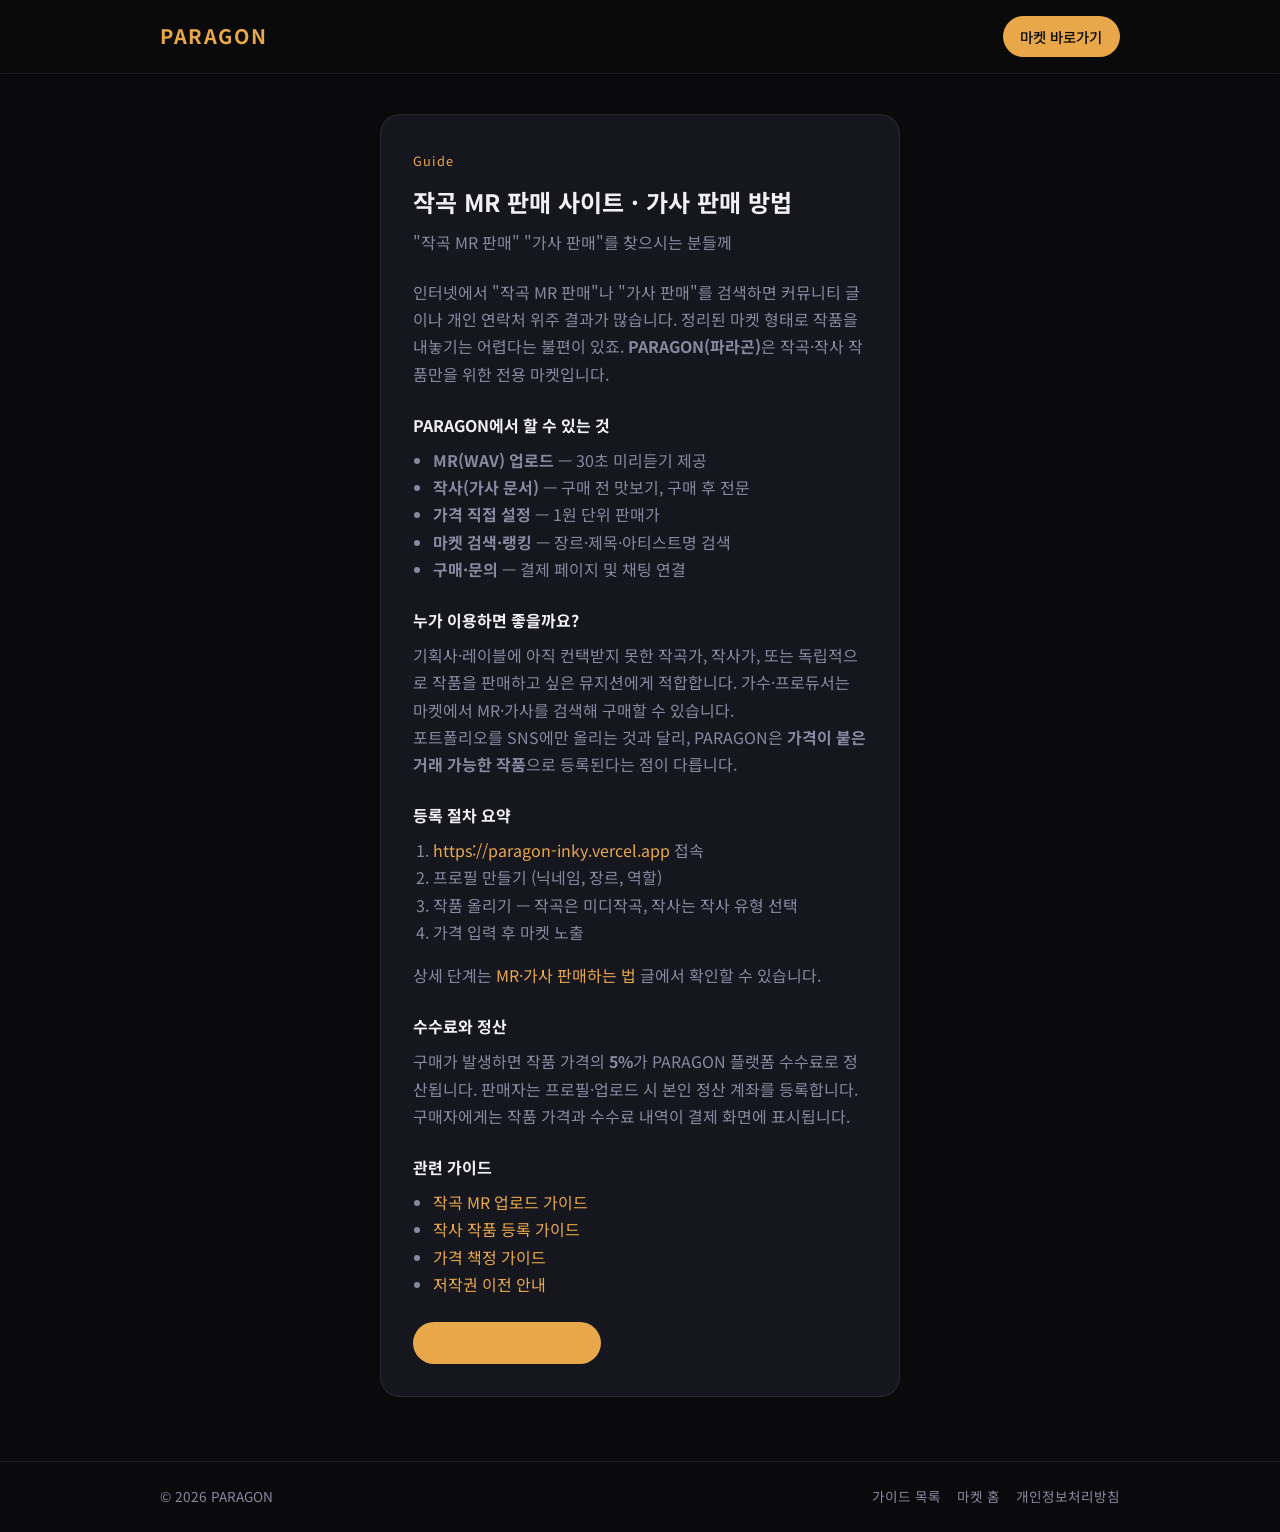
<file: blog/sell-guide.html>
<!DOCTYPE html>
<html lang="ko">
<head>
  <meta charset="UTF-8">
  <meta name="viewport" content="width=device-width, initial-scale=1.0">
  <meta name="description" content="파라곤(PARAGON) — 작곡 MR·가사 판매 방법. 기획사 없이 작품을 올리세요.">
  <meta name="keywords" content="파라곤, PARAGON, 작곡 MR 판매, 가사 판매">
  <title>작곡 MR·가사 판매 방법 | PARAGON 파라곤</title>
  <link rel="canonical" href="https://paragon-inky.vercel.app/blog/sell-guide.html">
  <meta property="og:title" content="작곡 MR 판매 · 가사 판매 방법 | PARAGON">
  <meta property="og:url" content="https://paragon-inky.vercel.app/blog/sell-guide.html">
  <link rel="preconnect" href="https://fonts.googleapis.com">
  <link rel="preconnect" href="https://fonts.gstatic.com" crossorigin>
  <link href="https://fonts.googleapis.com/css2?family=Noto+Sans+KR:wght@400;500;700&display=swap" rel="stylesheet">
  <link rel="stylesheet" href="../css/style.css">
  <script type="text/javascript">
    (function(c,l,a,r,i,t,y){
      c[a]=c[a]||function(){(c[a].q=c[a].q||[]).push(arguments)};
      t=l.createElement(r);t.async=1;t.src="https://www.clarity.ms/tag/"+i;
      y=l.getElementsByTagName(r)[0];y.parentNode.insertBefore(t,y);
    })(window, document, "clarity", "script", "xebbg4j2dh");
  </script>
</head>
<body>
  <header class="header">
    <nav class="nav container">
      <a href="../index.html" class="logo">PARAGON</a>
      <a href="../index.html" class="btn btn-primary">마켓 바로가기</a>
    </nav>
  </header>

  <main class="container page-main">
    <article class="page-card legal-page">
      <p class="page-tag">Guide</p>
      <h1>작곡 MR 판매 사이트 · 가사 판매 방법</h1>
      <p class="page-desc">"작곡 MR 판매" "가사 판매"를 찾으시는 분들께</p>

      <div class="legal-body">
        <p>인터넷에서 "작곡 MR 판매"나 "가사 판매"를 검색하면 커뮤니티 글이나 개인 연락처 위주 결과가 많습니다. 정리된 마켓 형태로 작품을 내놓기는 어렵다는 불편이 있죠. <strong>PARAGON(파라곤)</strong>은 작곡·작사 작품만을 위한 전용 마켓입니다.</p>

        <h2>PARAGON에서 할 수 있는 것</h2>
        <ul>
          <li><strong>MR(WAV) 업로드</strong> — 30초 미리듣기 제공</li>
          <li><strong>작사(가사 문서)</strong> — 구매 전 맛보기, 구매 후 전문</li>
          <li><strong>가격 직접 설정</strong> — 1원 단위 판매가</li>
          <li><strong>마켓 검색·랭킹</strong> — 장르·제목·아티스트명 검색</li>
          <li><strong>구매·문의</strong> — 결제 페이지 및 채팅 연결</li>
        </ul>

        <h2>누가 이용하면 좋을까요?</h2>
        <p>기획사·레이블에 아직 컨택받지 못한 작곡가, 작사가, 또는 독립적으로 작품을 판매하고 싶은 뮤지션에게 적합합니다. 가수·프로듀서는 마켓에서 MR·가사를 검색해 구매할 수 있습니다.</p>
        <p>포트폴리오를 SNS에만 올리는 것과 달리, PARAGON은 <strong>가격이 붙은 거래 가능한 작품</strong>으로 등록된다는 점이 다릅니다.</p>

        <h2>등록 절차 요약</h2>
        <ol>
          <li><a href="https://paragon-inky.vercel.app/">https://paragon-inky.vercel.app</a> 접속</li>
          <li>프로필 만들기 (닉네임, 장르, 역할)</li>
          <li>작품 올리기 — 작곡은 미디작곡, 작사는 작사 유형 선택</li>
          <li>가격 입력 후 마켓 노출</li>
        </ol>
        <p>상세 단계는 <a href="mr-lyrics-selling.html">MR·가사 판매하는 법</a> 글에서 확인할 수 있습니다.</p>

        <h2>수수료와 정산</h2>
        <p>구매가 발생하면 작품 가격의 <strong>5%</strong>가 PARAGON 플랫폼 수수료로 정산됩니다. 판매자는 프로필·업로드 시 본인 정산 계좌를 등록합니다. 구매자에게는 작품 가격과 수수료 내역이 결제 화면에 표시됩니다.</p>

        <h2>관련 가이드</h2>
        <ul>
          <li><a href="composer-mr-guide.html">작곡 MR 업로드 가이드</a></li>
          <li><a href="lyricist-upload-guide.html">작사 작품 등록 가이드</a></li>
          <li><a href="music-pricing-guide.html">가격 책정 가이드</a></li>
          <li><a href="copyright-transfer-guide.html">저작권 이전 안내</a></li>
        </ul>

        <p class="blog-cta"><a href="https://paragon-inky.vercel.app/" class="btn btn-primary">PARAGON 마켓 바로가기</a></p>
      </div>
    </article>
  </main>

  <footer class="footer">
    <div class="container footer-inner">
      <p>&copy; 2026 PARAGON</p>
      <nav class="footer-links">
        <a href="index.html">가이드 목록</a>
        <a href="../index.html">마켓 홈</a>
        <a href="../privacy.html">개인정보처리방침</a>
      </nav>
    </div>
  </footer>
</body>
</html>
</file>
<file: css/style.css>
:root {
  --bg: #0a0a0c;
  --bg-card: #16161f;
  --border: rgba(255, 255, 255, 0.08);
  --text: #f0f0f5;
  --text-muted: #8888a0;
  --accent: #e8a849;
  --accent-soft: rgba(232, 168, 73, 0.15);
  --accent-2: #7b6cf0;
  --radius: 12px;
  --radius-lg: 20px;
  --font: 'Noto Sans KR', sans-serif;
  --font-serif: 'Playfair Display', serif;
}

*, *::before, *::after {
  box-sizing: border-box;
  margin: 0;
  padding: 0;
}

body {
  font-family: var(--font);
  background: var(--bg);
  color: var(--text);
  line-height: 1.6;
  min-height: 100vh;
}

a {
  color: inherit;
  text-decoration: none;
}

.container {
  width: min(960px, 92vw);
  margin: 0 auto;
}

.header {
  position: sticky;
  top: 0;
  z-index: 100;
  background: rgba(10, 10, 12, 0.9);
  backdrop-filter: blur(8px);
  border-bottom: 1px solid var(--border);
}

.nav {
  display: flex;
  align-items: center;
  justify-content: space-between;
  padding: 1rem 0;
}

.logo {
  font-size: 1.25rem;
  font-weight: 700;
  letter-spacing: 0.08em;
  color: var(--accent);
}

.logo-ko {
  font-size: 0.82rem;
  font-weight: 500;
  letter-spacing: -0.02em;
  color: var(--text-muted);
  margin-left: 0.35rem;
}

.nav-actions {
  display: flex;
  gap: 0.5rem;
}

.btn {
  display: inline-flex;
  align-items: center;
  justify-content: center;
  padding: 0.55rem 1.1rem;
  border-radius: 999px;
  font-family: var(--font);
  font-size: 0.9rem;
  font-weight: 500;
  border: none;
  cursor: pointer;
  transition: 0.2s ease;
}

.btn-primary {
  background: var(--accent);
  color: #0a0a0c;
}

.btn-primary:hover {
  background: #f0b85a;
}

.btn-ghost {
  background: transparent;
  color: var(--text-muted);
}

.btn-ghost:hover {
  color: var(--text);
}

.btn-outline {
  background: transparent;
  color: var(--text);
  border: 1px solid var(--border);
}

.btn-outline:hover {
  border-color: var(--accent);
  color: var(--accent);
}

.btn-full {
  width: 100%;
  margin-top: 0.5rem;
}

.hero {
  padding: 3rem 0 0.5rem;
  text-align: center;
}

.hero-tags {
  display: flex;
  flex-wrap: wrap;
  align-items: center;
  justify-content: center;
  gap: 0.65rem;
  margin-bottom: 1rem;
}

.hero-tag {
  font-size: 0.85rem;
  font-weight: 500;
  color: var(--accent);
  letter-spacing: 0.08em;
}

.hero-tag-dot {
  color: var(--text-muted);
  font-size: 0.85rem;
}

.hero-motto {
  font-family: var(--font-serif);
  font-size: clamp(1.1rem, 2.5vw, 1.35rem);
  font-weight: 500;
  font-style: italic;
  color: var(--text);
  margin-bottom: 1.25rem;
  line-height: 1.5;
}

.hero-subline-featured {
  display: flex;
  gap: 0.85rem;
  align-items: stretch;
  text-align: left;
  padding: 1.1rem 1.2rem;
  margin: 0 auto;
  max-width: 520px;
  background: linear-gradient(135deg, rgba(232, 168, 73, 0.1), rgba(123, 108, 240, 0.06));
  border: 1px solid rgba(232, 168, 73, 0.28);
  border-radius: var(--radius-lg);
}

.hero-subline-bar {
  flex-shrink: 0;
  width: 3px;
  border-radius: 999px;
  background: linear-gradient(180deg, var(--accent), var(--accent-2));
}

.hero-subline-content {
  display: flex;
  flex-direction: column;
  gap: 0.5rem;
}

.hero-subline-lead {
  font-size: 0.95rem;
  color: var(--text-muted);
  font-weight: 300;
  line-height: 1.6;
}

.hero-subline-highlight-text {
  display: inline-block;
  font-family: var(--font-serif);
  font-size: clamp(1.15rem, 2.8vw, 1.5rem);
  font-weight: 700;
  line-height: 1.35;
  color: var(--accent);
}

.hero-subline-underline {
  display: block;
  height: 3px;
  margin-top: 0.35rem;
  border-radius: 999px;
  background: linear-gradient(90deg, var(--accent), var(--accent-2));
}

/* ===== How it works + Market (붙여서 표시) ===== */
.start-market-block {
  border-top: 1px solid var(--border);
}

.start-market-block .how-block {
  padding: 1rem 0 0;
  margin-bottom: 0;
  border-top: none;
}

.start-market-block .market-section {
  margin-top: 0;
  padding-top: 0;
}

.start-market-block .market-section .section-head {
  margin-top: 0;
  margin-bottom: 1rem;
  padding-top: 0.75rem;
  border-top: 1px solid var(--border);
}

.start-market-block .how-block .section-header {
  margin-bottom: 1.25rem;
}

.start-market-block .steps {
  margin-bottom: 0;
}

.start-market-block .market-search {
  margin-bottom: 0.75rem;
}

.how-block {
  width: 100%;
  padding: 1rem 0 3rem;
  margin-bottom: 2rem;
  border-top: 1px solid var(--border);
}

.how-block .section-header {
  text-align: center;
  margin-bottom: 2rem;
}

.section-tag {
  display: inline-block;
  font-size: 0.8rem;
  font-weight: 500;
  color: var(--accent-2);
  letter-spacing: 0.12em;
  text-transform: uppercase;
  margin-bottom: 0.75rem;
}

.section-title {
  font-family: var(--font-serif);
  font-size: clamp(1.75rem, 4vw, 2.25rem);
  font-weight: 700;
  margin-bottom: 1rem;
}

.steps-badge {
  display: inline-flex;
  align-items: center;
  gap: 0.5rem;
  margin-bottom: 0.85rem;
  padding: 0.45rem 1rem;
  border-radius: 999px;
  font-size: 0.95rem;
  font-weight: 500;
  color: var(--accent);
  background: var(--accent-soft);
  border: 1px solid rgba(232, 168, 73, 0.35);
}

.steps-badge-num {
  display: inline-flex;
  align-items: center;
  justify-content: center;
  width: 1.75rem;
  height: 1.75rem;
  border-radius: 50%;
  font-family: var(--font-serif);
  font-size: 1rem;
  font-weight: 700;
  color: #0a0a0c;
  background: var(--accent);
}

.simplicity-callout {
  max-width: 480px;
  margin: 0 auto;
  padding: 1.25rem 1.5rem;
  text-align: center;
  background: linear-gradient(135deg, rgba(123, 108, 240, 0.1), rgba(232, 168, 73, 0.08));
  border: 1px solid rgba(123, 108, 240, 0.3);
  border-radius: var(--radius-lg);
}

.simplicity-text {
  font-size: clamp(1.05rem, 2.2vw, 1.2rem);
  line-height: 1.6;
  margin-bottom: 0.65rem;
}

.simplicity-word-1 {
  font-weight: 600;
  color: var(--accent-2);
}

.simplicity-word-2 {
  font-weight: 600;
  color: var(--accent);
}

.simplicity-punch {
  font-family: var(--font-serif);
  font-size: clamp(1.2rem, 2.8vw, 1.45rem);
  font-weight: 700;
  font-style: italic;
  color: var(--accent);
}

.steps {
  display: grid;
  grid-template-columns: repeat(2, 1fr);
  gap: 1.5rem;
  max-width: 720px;
  margin: 0 auto;
}

.step {
  padding: 2rem;
  border: 1px solid var(--border);
  border-radius: var(--radius-lg);
  background: var(--bg-card);
  transition: 0.2s ease;
}

.step:hover {
  border-color: rgba(123, 108, 240, 0.4);
}

.step-num {
  font-family: var(--font-serif);
  font-size: 2.5rem;
  font-weight: 700;
  color: var(--accent-2);
  opacity: 0.5;
  margin-bottom: 1rem;
}

.step h3 {
  font-size: 1.15rem;
  margin-bottom: 0.75rem;
}

.step p {
  font-size: 0.9rem;
  color: var(--text-muted);
  margin-bottom: 1.25rem;
}

.step-btn {
  width: 100%;
}

.profile-summary {
  margin-bottom: 2.5rem;
}

.profile-summary h2,
.works-section h2 {
  font-size: 1.1rem;
  margin-bottom: 0.75rem;
}

.profile-card {
  padding: 1.25rem;
  background: var(--bg-card);
  border: 1px solid var(--border);
  border-radius: var(--radius);
}

.profile-card p {
  color: var(--text-muted);
  font-size: 0.9rem;
}

.profile-card strong {
  color: var(--text);
}

.profile-hint {
  margin-top: 0.35rem;
  font-size: 0.85rem;
  color: var(--text-muted);
}

.my-section {
  margin-bottom: 2.5rem;
}

.my-section .section-head {
  flex-direction: column;
  align-items: flex-start;
  gap: 0.25rem;
}

.my-section-note {
  margin: 0;
  font-size: 0.85rem;
  color: var(--text-muted);
}

.section-head {
  display: flex;
  align-items: baseline;
  justify-content: space-between;
  gap: 1rem;
  margin-bottom: 1rem;
}

.section-head p {
  color: var(--text-muted);
  font-size: 0.85rem;
}

.section-head-market {
  align-items: flex-start;
}

.section-head-main {
  display: flex;
  flex-direction: column;
  gap: 0.35rem;
}

.market-copyright-note {
  margin: 0;
  font-size: 0.82rem;
  color: var(--text-muted);
  line-height: 1.45;
}

.market-label {
  font-size: 0.85rem;
  font-weight: 500;
  color: var(--text-muted);
  margin-bottom: 0.75rem;
}

.market-search {
  margin-bottom: 1.25rem;
  padding: 1rem 1.1rem;
  background: var(--bg-card);
  border: 1px solid var(--border);
  border-radius: var(--radius);
}

.search-field input {
  width: 100%;
  padding: 0.75rem 0.9rem;
  background-color: var(--bg);
  border: 1px solid var(--border);
  border-radius: 999px;
  color: var(--text);
  font-family: var(--font);
  font-size: 0.95rem;
}

.search-field input:focus {
  outline: none;
  border-color: var(--accent);
}

.search-field input::placeholder {
  color: var(--text-muted);
}

.search-examples {
  display: flex;
  flex-wrap: wrap;
  align-items: center;
  gap: 0.45rem;
  margin-top: 0.75rem;
}

.search-examples-label {
  font-size: 0.8rem;
  color: var(--text-muted);
  margin-right: 0.15rem;
}

.search-tag {
  padding: 0.35rem 0.75rem;
  border: 1px solid var(--border);
  border-radius: 999px;
  background: rgba(255, 255, 255, 0.03);
  color: var(--text-muted);
  font-family: var(--font);
  font-size: 0.8rem;
  cursor: pointer;
  transition: 0.2s ease;
}

.search-tag:hover {
  border-color: var(--accent);
  color: var(--accent);
  background: var(--accent-soft);
}

.sr-only {
  position: absolute;
  width: 1px;
  height: 1px;
  padding: 0;
  margin: -1px;
  overflow: hidden;
  clip: rect(0, 0, 0, 0);
  white-space: nowrap;
  border: 0;
}

.market-rankings {
  display: grid;
  grid-template-columns: repeat(2, minmax(0, 1fr));
  gap: 1rem;
  margin-bottom: 0;
}

.market-rankings-single {
  grid-template-columns: minmax(0, 520px);
}

.market-rankings-empty {
  grid-template-columns: 1fr;
}

.market-ranking-col {
  min-width: 0;
  border: 1px solid var(--border);
  border-radius: var(--radius);
  background: rgba(255, 255, 255, 0.02);
  overflow: hidden;
}

.market-ranking-head {
  display: flex;
  align-items: baseline;
  justify-content: space-between;
  gap: 0.75rem;
  padding: 0.65rem 0.85rem;
  border-bottom: 1px solid var(--border);
  background: rgba(232, 168, 73, 0.06);
}

.market-ranking-label {
  font-size: 0.92rem;
  font-weight: 700;
  color: var(--accent);
}

.market-ranking-meta {
  font-size: 0.72rem;
  color: var(--text-muted);
  white-space: nowrap;
}

.market-rank-list {
  list-style: none;
  margin: 0;
  padding: 0;
}

.market-rank-item {
  display: grid;
  grid-template-columns: 2rem minmax(0, 1fr) auto auto;
  gap: 0.5rem 0.65rem;
  align-items: center;
  padding: 0.5rem 0.85rem;
  border-bottom: 1px solid rgba(255, 255, 255, 0.04);
  font-size: 0.88rem;
}

.market-rank-item:last-child {
  border-bottom: none;
}

.market-rank-item.rank-clickable {
  cursor: pointer;
}

.market-rank-item.rank-clickable:hover,
.market-rank-item.rank-clickable:focus-visible {
  background: rgba(232, 168, 73, 0.08);
  outline: none;
}

.market-rank-item.sold {
  opacity: 0.45;
}

.market-rank-item.sold .rank-title-wrap {
  opacity: 0.85;
}

.market-rank-item.sold .rank-title {
  text-decoration: line-through;
}

.rank-num {
  font-size: 0.78rem;
  font-weight: 700;
  color: var(--accent-2);
}

.rank-title-wrap {
  display: flex;
  align-items: center;
  gap: 0.45rem;
  min-width: 0;
}

.rank-title {
  overflow: hidden;
  text-overflow: ellipsis;
  white-space: nowrap;
  color: var(--text);
}

.rank-preview-btn {
  flex-shrink: 0;
  min-width: 2.35rem;
  padding: 0.12rem 0.35rem;
  border: 1px solid rgba(232, 168, 73, 0.45);
  border-radius: 4px;
  background: rgba(232, 168, 73, 0.08);
  color: var(--accent);
  font-family: var(--font);
  font-size: 0.62rem;
  font-weight: 700;
  line-height: 1.2;
  cursor: pointer;
  white-space: nowrap;
}

.rank-preview-btn:hover {
  background: rgba(232, 168, 73, 0.16);
}

.rank-preview-btn.playing {
  background: var(--accent);
  color: var(--bg);
  border-color: var(--accent);
}

.rank-genre {
  flex-shrink: 0;
  padding: 0.12rem 0.45rem;
  border-radius: 999px;
  background: rgba(123, 108, 240, 0.15);
  color: var(--accent-2);
  font-size: 0.68rem;
  font-weight: 500;
  white-space: nowrap;
}

.rank-summary {
  flex: 1;
  min-width: 0;
  overflow: hidden;
  text-overflow: ellipsis;
  white-space: nowrap;
  font-size: 0.68rem;
  color: var(--text-muted);
  font-style: italic;
}

.rank-price {
  font-size: 0.8rem;
  font-weight: 600;
  color: var(--accent);
  white-space: nowrap;
}

.rank-bpm {
  font-size: 0.8rem;
  color: var(--text-muted);
  white-space: nowrap;
}

.market-examples-single {
  grid-template-columns: 1fr;
  max-width: 420px;
}

.market-examples-empty {
  grid-template-columns: 1fr;
}

.market-examples-empty .empty-state {
  grid-column: auto;
}

.market-examples {
  display: grid;
  grid-template-columns: repeat(2, 1fr);
  gap: 1.25rem;
  margin-bottom: 2rem;
  align-items: stretch;
}

.market-example-col {
  display: flex;
  flex-direction: column;
  min-width: 0;
}

.market-example-col .work-card {
  flex: 1;
  height: 100%;
}

.market-col-title {
  font-size: 1rem;
  font-weight: 700;
  color: var(--accent);
  margin-bottom: 0.65rem;
  padding-bottom: 0.5rem;
  border-bottom: 1px solid var(--border);
  min-height: 2.75rem;
  display: flex;
  align-items: flex-end;
  gap: 0.4rem;
}

.market-col-count {
  font-size: 0.82rem;
  font-weight: 500;
  color: var(--text-muted);
}

.market-example-list {
  display: flex;
  flex-direction: column;
  gap: 1rem;
}

.market-example-list .work-card {
  flex: 0 1 auto;
  height: auto;
}

.market-example-col .card-info {
  min-height: 4.25rem;
}

.market-example-col .card-preview-area {
  flex: 1;
  display: flex;
  flex-direction: column;
  min-height: 260px;
  margin-top: 0.25rem;
}

.market-example-col .audio-preview,
.market-example-col .lyrics-teaser {
  flex: 1;
  display: flex;
  flex-direction: column;
}

.market-example-col .lyrics-vault {
  margin-top: auto;
}

.market-example-col .work-card .date {
  margin-top: 0.75rem;
  padding-top: 0;
}

.market-example-col .card-actions {
  margin-top: auto;
  padding-top: 0.75rem;
}

.market-user-section {
  margin-top: 0.5rem;
}

.works-grid {
  display: grid;
  grid-template-columns: repeat(auto-fill, minmax(260px, 1fr));
  gap: 1rem;
  padding-bottom: 3rem;
}

.work-card {
  position: relative;
  display: flex;
  flex-direction: column;
  padding: 1.25rem;
  background: var(--bg-card);
  border: 1px solid var(--border);
  border-radius: var(--radius);
  overflow: hidden;
}

.work-card.sold {
  border-color: rgba(255, 255, 255, 0.08);
}

.work-card.sold .card-body {
  opacity: 0.55;
  filter: grayscale(0.15);
}

.card-body {
  display: flex;
  flex-direction: column;
  flex: 1;
  min-height: 0;
}

.sold-overlay {
  position: absolute;
  inset: 0;
  z-index: 2;
  display: flex;
  align-items: center;
  justify-content: center;
  background: rgba(8, 8, 12, 0.52);
  pointer-events: none;
}

.sold-overlay span {
  padding: 0.45rem 1rem;
  border: 1px solid rgba(255, 255, 255, 0.18);
  border-radius: 999px;
  background: rgba(0, 0, 0, 0.35);
  color: #fff;
  font-size: 0.95rem;
  font-weight: 700;
  letter-spacing: 0.04em;
}

.card-top {
  display: flex;
  align-items: center;
  justify-content: space-between;
  flex-wrap: wrap;
  gap: 0.35rem;
  margin-bottom: 0.5rem;
}

.work-card .type {
  font-size: 0.75rem;
  color: var(--accent);
  font-weight: 500;
}

.badge {
  font-size: 0.7rem;
  padding: 0.15rem 0.5rem;
  border-radius: 999px;
}

.on-sale {
  background: rgba(76, 175, 125, 0.15);
  color: #6ecf9a;
}

.sold-badge {
  background: rgba(255, 255, 255, 0.08);
  color: var(--text-muted);
}

.sample-badge {
  background: rgba(123, 108, 240, 0.15);
  color: #a99cf5;
}

.work-card.sample {
  border-color: rgba(123, 108, 240, 0.25);
}

.work-card h3 {
  font-size: 1rem;
  margin-bottom: 0.35rem;
}

.work-card .price {
  font-size: 1.15rem;
  font-weight: 700;
  color: var(--accent);
  margin-bottom: 0.5rem;
}

.work-card .meta {
  color: var(--text-muted);
  font-size: 0.85rem;
}

.work-card .note {
  margin-top: 0.25rem;
}

.work-card .date {
  margin-top: auto;
  padding-top: 0.75rem;
  font-size: 0.75rem;
  color: var(--text-muted);
}

.work-card .buyer-info {
  margin-top: 0.35rem;
  color: #6ecf9a;
}

.work-card .buy-btn {
  margin-top: 0;
}

.card-actions {
  display: grid;
  grid-template-columns: 1fr 1fr;
  gap: 0.5rem;
  margin-top: 0.85rem;
}

.audio-preview {
  margin-top: 0.65rem;
}

.audio-preview audio {
  width: 100%;
  margin-top: 0.35rem;
  height: 2.25rem;
}

.inquiry-target {
  padding: 0.75rem 0.85rem;
  margin-bottom: 1rem;
  background: rgba(255, 255, 255, 0.04);
  border: 1px solid var(--border);
  border-radius: 8px;
  font-size: 0.9rem;
  color: var(--accent);
}

.page-main {
  padding: 2.5rem 0 4rem;
}

.page-card {
  max-width: 520px;
  margin: 0 auto;
  padding: 2rem;
  background: var(--bg-card);
  border: 1px solid var(--border);
  border-radius: var(--radius-lg);
}

.page-tag {
  display: inline-block;
  margin-bottom: 0.75rem;
  font-size: 0.8rem;
  color: var(--accent);
  letter-spacing: 0.08em;
}

.page-card h1 {
  font-size: 1.5rem;
  margin-bottom: 0.5rem;
}

.page-desc {
  color: var(--text-muted);
  margin-bottom: 1.5rem;
}

.order-summary {
  padding: 1rem 1.1rem;
  margin-bottom: 1.5rem;
  background: rgba(255, 255, 255, 0.03);
  border: 1px solid var(--border);
  border-radius: var(--radius);
}

.order-row {
  display: flex;
  justify-content: space-between;
  gap: 1rem;
  padding: 0.45rem 0;
  font-size: 0.9rem;
  color: var(--text-muted);
}

.order-row strong {
  color: var(--text);
  text-align: right;
}

.order-total {
  margin-top: 0.5rem;
  padding-top: 0.75rem;
  border-top: 1px solid var(--border);
}

.order-fee strong {
  color: var(--accent);
}

.order-fee-note {
  margin: 0.75rem 0 0;
}

.platform-settlement {
  margin-top: 1rem;
  padding-top: 1rem;
  border-top: 1px dashed var(--border);
}

.platform-settlement-title {
  margin: 0 0 0.35rem;
  font-size: 0.85rem;
  font-weight: 600;
  color: var(--text);
}

.platform-settlement-account {
  margin: 0 0 0.5rem;
  font-size: 0.92rem;
  color: var(--accent);
  word-break: break-all;
}

.settlement-info {
  color: var(--accent);
}

.order-total strong {
  color: var(--accent);
  font-size: 1.1rem;
}

.chat-layout {
  display: flex;
  flex-direction: column;
  height: calc(100vh - 4.5rem);
  max-width: 720px;
  padding-bottom: 1rem;
}

.chat-header {
  padding: 1.25rem 0 1rem;
  border-bottom: 1px solid var(--border);
}

.chat-header h1 {
  font-size: 1.25rem;
  margin-bottom: 0.35rem;
}

.chat-messages {
  flex: 1;
  overflow-y: auto;
  padding: 1rem 0;
  display: flex;
  flex-direction: column;
  gap: 0.75rem;
}

.chat-bubble {
  max-width: 80%;
  padding: 0.75rem 0.9rem;
  background: var(--bg-card);
  border: 1px solid var(--border);
  border-radius: 12px 12px 12px 4px;
}

.chat-bubble.mine {
  align-self: flex-end;
  border-color: rgba(232, 168, 73, 0.35);
  background: rgba(232, 168, 73, 0.08);
  border-radius: 12px 12px 4px 12px;
}

.chat-bubble.system {
  align-self: center;
  max-width: 92%;
  background: rgba(123, 108, 240, 0.08);
  border-color: rgba(123, 108, 240, 0.25);
}

.chat-sender {
  display: block;
  font-size: 0.75rem;
  color: var(--accent);
  margin-bottom: 0.25rem;
}

.chat-bubble p {
  font-size: 0.9rem;
  line-height: 1.5;
}

.chat-bubble time {
  display: block;
  margin-top: 0.35rem;
  font-size: 0.7rem;
  color: var(--text-muted);
}

.chat-form {
  display: flex;
  gap: 0.5rem;
  padding-top: 0.75rem;
  border-top: 1px solid var(--border);
}

.chat-form input {
  flex: 1;
  padding: 0.7rem 0.85rem;
  background-color: var(--bg-card);
  border: 1px solid var(--border);
  border-radius: 999px;
  color: var(--text);
  font-family: var(--font);
}

.chat-form input:focus {
  outline: none;
  border-color: var(--accent);
}

.work-card .lyrics-preview {
  margin-top: 0.5rem;
  padding: 0.75rem;
  background: rgba(255, 255, 255, 0.03);
  border-radius: 8px;
  white-space: pre-wrap;
  font-size: 0.8rem;
  max-height: 120px;
  overflow: hidden;
}

.lyrics-notice {
  margin: 0.5rem 0 0.65rem;
  font-size: 0.78rem;
  color: var(--text-muted);
  line-height: 1.45;
}

.lyrics-teaser {
  margin-top: 0.65rem;
  padding: 0.85rem;
  background: rgba(255, 255, 255, 0.03);
  border: 1px solid var(--border);
  border-radius: var(--radius);
}

.lyrics-teaser-head {
  display: flex;
  align-items: center;
  justify-content: space-between;
  gap: 0.5rem;
  margin-bottom: 0.25rem;
}

.lyrics-label {
  font-size: 0.75rem;
  font-weight: 600;
  color: var(--accent);
}

.lyrics-stats {
  font-size: 0.72rem;
  color: var(--text-muted);
}

.lyrics-taste {
  padding: 0.65rem 0.75rem;
  background: rgba(232, 168, 73, 0.06);
  border-left: 2px solid var(--accent);
  border-radius: 0 8px 8px 0;
  white-space: pre-wrap;
  font-size: 0.85rem;
  line-height: 1.55;
}

.lyrics-hook {
  margin-top: 0.65rem;
  padding: 0.65rem 0.75rem;
  background: rgba(123, 108, 240, 0.08);
  border: 1px dashed rgba(123, 108, 240, 0.35);
  border-radius: 8px;
}

.lyrics-chorus-tease {
  margin-top: 0.65rem;
  padding: 0.65rem 0.75rem;
  background: rgba(76, 175, 125, 0.06);
  border: 1px dashed rgba(76, 175, 125, 0.28);
  border-radius: 8px;
}

.lyrics-hook-tag {
  display: inline-block;
  margin-bottom: 0.35rem;
  font-size: 0.7rem;
  font-weight: 600;
  color: #a99cf5;
}

.lyrics-hook p {
  font-size: 0.88rem;
  font-weight: 500;
  line-height: 1.5;
}

.lyrics-vault {
  margin-top: 0.65rem;
  padding: 0.75rem;
  border-radius: 8px;
  background: linear-gradient(180deg, rgba(255,255,255,0.04), rgba(255,255,255,0.01));
  text-align: center;
}

.lyrics-vault-bar {
  display: block;
  height: 0.55rem;
  margin: 0.35rem auto;
  max-width: 88%;
  border-radius: 999px;
  background: rgba(255, 255, 255, 0.08);
  filter: blur(0.5px);
}

.lyrics-vault-bar:nth-child(2) { max-width: 72%; opacity: 0.85; }
.lyrics-vault-bar:nth-child(3) { max-width: 80%; opacity: 0.7; }
.lyrics-vault-bar:nth-child(4) { max-width: 65%; opacity: 0.55; }

.lyrics-vault-text {
  margin-top: 0.5rem;
  font-size: 0.78rem;
  color: var(--text-muted);
}

.lyrics-cta {
  margin-top: 0.65rem;
  font-size: 0.78rem;
  color: var(--accent);
  text-align: center;
}

.lyrics-full .lyrics-label {
  margin-bottom: 0.35rem;
}

.lyrics-preview-limited {
  border: 1px dashed rgba(232, 168, 73, 0.35);
}

.empty-state {
  grid-column: 1 / -1;
  text-align: center;
  color: var(--text-muted);
  padding: 2rem;
  border: 1px dashed var(--border);
  border-radius: var(--radius);
}

.footer {
  border-top: 1px solid var(--border);
  padding: 1.5rem 0;
  color: var(--text-muted);
  font-size: 0.85rem;
}

.footer-inner {
  display: flex;
  align-items: center;
  justify-content: space-between;
  gap: 1rem;
  flex-wrap: wrap;
}

.footer-links {
  display: flex;
  gap: 1rem;
}

.footer-links a {
  color: var(--text-muted);
  text-decoration: none;
}

.footer-links a:hover {
  color: var(--accent);
}

.ad-wrap {
  display: none;
  margin: 0.5rem 0;
  overflow: hidden;
  border-radius: var(--radius);
}

.ad-wrap-article {
  margin-top: 2rem;
}

.about-paragon {
  margin: 3rem 0 2rem;
  padding: 2rem;
  background: var(--surface);
  border: 1px solid var(--border);
  border-radius: var(--radius-lg);
}

.about-paragon-body {
  display: grid;
  gap: 1rem;
  max-width: 52rem;
  color: var(--text-muted);
  line-height: 1.75;
}

.about-paragon-body p {
  margin: 0;
}

.about-paragon-body a {
  color: var(--accent);
}

.faq-section {
  margin: 3rem 0 2rem;
  padding: 2rem;
  background: var(--surface);
  border: 1px solid var(--border);
  border-radius: var(--radius-lg);
}

.faq-list {
  margin: 1.25rem 0 0;
  display: grid;
  gap: 1.25rem;
}

.faq-item dt {
  font-weight: 700;
  color: var(--text);
  margin-bottom: 0.35rem;
}

.faq-item dd {
  margin: 0;
  color: var(--text-muted);
  line-height: 1.7;
}

.faq-item dd a {
  color: var(--accent);
}

.page-intro {
  margin-bottom: 1.25rem;
  padding-bottom: 0;
}

.page-intro p {
  margin: 0;
  color: var(--text-muted);
  line-height: 1.7;
}

.chat-intro {
  margin-bottom: 1rem;
  padding: 1rem 1.25rem;
  background: var(--surface);
  border-radius: var(--radius);
  border: 1px solid var(--border);
}

.adsense-enabled .ad-wrap {
  display: block;
}

.ad-slot {
  display: block;
  min-height: 90px;
}

.legal-page .legal-body {
  margin-top: 1.5rem;
  color: var(--text-muted);
  line-height: 1.7;
}

.legal-page h2 {
  margin: 1.5rem 0 0.5rem;
  font-size: 1rem;
  color: var(--text);
}

.legal-page ul {
  padding-left: 1.25rem;
}

.legal-page a {
  color: var(--accent);
}

.legal-updated {
  margin-top: 2rem;
  font-size: 0.85rem;
}

.blog-list-item {
  padding: 1rem 0;
  border-bottom: 1px solid var(--border);
}

.blog-list-item h2 {
  margin: 0 0 0.35rem;
  font-size: 1.05rem;
}

.blog-list-item h2 a {
  color: var(--text);
}

.blog-list-item h2 a:hover {
  color: var(--accent);
}

.blog-list-item p {
  margin: 0;
  font-size: 0.9rem;
}

.blog-cta {
  margin-top: 1.5rem;
}

.legal-page ol {
  padding-left: 1.25rem;
  margin: 0.5rem 0 1rem;
}

.modal-overlay {
  position: fixed;
  inset: 0;
  z-index: 200;
  display: flex;
  align-items: center;
  justify-content: center;
  padding: 1.5rem;
  background: rgba(0, 0, 0, 0.65);
  backdrop-filter: blur(6px);
  opacity: 0;
  visibility: hidden;
  transition: opacity 0.2s, visibility 0.2s;
}

.modal-overlay.open {
  opacity: 1;
  visibility: visible;
}

.modal {
  width: min(420px, 100%);
  max-height: 90vh;
  overflow-y: auto;
  padding: 2rem;
  background: var(--bg-card);
  border: 1px solid var(--border);
  border-radius: var(--radius-lg);
}

.modal-wide {
  width: min(520px, 100%);
}

.modal-close {
  position: absolute;
  top: 1rem;
  right: 1rem;
  background: none;
  border: none;
  color: var(--text-muted);
  font-size: 1.5rem;
  cursor: pointer;
  line-height: 1;
}

.modal-overlay .modal {
  position: relative;
}

.modal-title {
  font-size: 1.35rem;
  margin-bottom: 0.35rem;
}

.modal-desc {
  color: var(--text-muted);
  font-size: 0.9rem;
  margin-bottom: 1.25rem;
}

.work-detail-meta {
  display: flex;
  flex-wrap: wrap;
  gap: 0.45rem;
  margin-bottom: 0.75rem;
}

.work-detail-list {
  display: grid;
  gap: 0.55rem;
  margin: 0 0 1rem;
  padding: 0;
}

.work-detail-list div {
  display: grid;
  grid-template-columns: 4.25rem 1fr;
  gap: 0.65rem;
  font-size: 0.9rem;
}

.work-detail-list dt {
  margin: 0;
  color: var(--text-muted);
  font-weight: 500;
}

.work-detail-list dd {
  margin: 0;
  color: var(--text);
  word-break: break-word;
}

.work-detail-lyrics {
  margin: 1rem 0;
}

.work-detail-note {
  margin: 0.75rem 0 0;
}

.work-detail-footer {
  margin-top: 1.25rem;
  padding-top: 1rem;
  border-top: 1px solid var(--border);
  display: flex;
  flex-direction: column;
  gap: 0.5rem;
}

.work-detail-footer .btn-primary {
  font-size: 1rem;
  padding: 0.85rem 1rem;
}

.work-detail-actions {
  display: flex;
  flex-direction: column;
  gap: 0.5rem;
  margin-top: 1rem;
}

.work-card-clickable {
  cursor: pointer;
}

.work-card-clickable:hover {
  border-color: rgba(232, 168, 73, 0.35);
}

.work-card-clickable:focus-visible {
  outline: 2px solid var(--accent);
  outline-offset: 2px;
}

#workDetailPreviewBtn.playing {
  background: var(--accent);
  color: var(--bg);
  border-color: var(--accent);
}

.form-field {
  display: block;
  margin-bottom: 1rem;
}

.form-label,
fieldset legend {
  display: block;
  font-size: 0.85rem;
  font-weight: 500;
  margin-bottom: 0.4rem;
}

.optional,
.form-optional {
  color: var(--text-muted);
  font-weight: 400;
}

.role-field {
  border: none;
  padding: 0;
  margin: 0;
}

.role-field legend {
  margin-bottom: 0.4rem;
}

.account-section {
  margin-top: 0.25rem;
  padding: 1rem;
  border: 1px solid var(--border);
  border-radius: 12px;
  background: rgba(255, 255, 255, 0.02);
}

.account-section-title {
  margin: 0 0 0.25rem;
  font-weight: 600;
  font-size: 0.95rem;
}

.account-section-desc {
  margin: 0 0 0.85rem;
  color: var(--text-muted);
  font-size: 0.85rem;
  line-height: 1.5;
}

.payment-panel.hidden {
  display: none;
}

.form-hint {
  margin: -0.35rem 0 0.75rem;
  font-size: 0.82rem;
  color: var(--text-muted);
  line-height: 1.45;
}

.profile-account {
  margin-top: 0.35rem;
  color: var(--text-muted);
  font-size: 0.88rem;
}

.profile-roles {
  margin-top: 0.35rem;
  font-size: 0.85rem;
  color: var(--accent);
}

input[type="text"],
input[type="number"],
select,
textarea {
  width: 100%;
  padding: 0.7rem 0.85rem;
  background-color: var(--bg-card);
  border: 1px solid var(--border);
  border-radius: 8px;
  color: var(--text);
  font-family: var(--font);
  font-size: 0.95rem;
}

select {
  color-scheme: dark;
  cursor: pointer;
  appearance: none;
  background-image: url("data:image/svg+xml,%3Csvg xmlns='http://www.w3.org/2000/svg' width='12' height='8' viewBox='0 0 12 8'%3E%3Cpath fill='%23e8a849' d='M6 8 0 0h12z'/%3E%3C/svg%3E");
  background-repeat: no-repeat;
  background-position: right 0.85rem center;
  padding-right: 2.25rem;
}

select option {
  background-color: var(--bg-card);
  color: var(--text);
}

select option:checked {
  background-color: #2a2838;
  color: var(--accent);
}

select:invalid,
select option[value=""] {
  color: var(--text-muted);
}

input:focus,
select:focus,
textarea:focus {
  outline: none;
  border-color: var(--accent);
}

textarea {
  resize: vertical;
}

.role-options {
  display: flex;
  flex-wrap: wrap;
  gap: 0.5rem;
}

.role-options-col {
  flex-direction: column;
}

.role-option {
  cursor: pointer;
}

.role-option input {
  position: absolute;
  opacity: 0;
  pointer-events: none;
}

.role-option span {
  display: inline-flex;
  align-items: center;
  justify-content: center;
  min-width: 72px;
  padding: 0.6rem 1.1rem;
  border-radius: 999px;
  border: 1px solid var(--border);
  background: var(--bg);
  color: var(--text-muted);
  font-size: 0.9rem;
  transition: 0.2s ease;
}

.role-option span:hover {
  border-color: rgba(232, 168, 73, 0.4);
}

.price-input {
  display: flex;
  align-items: center;
  gap: 0.5rem;
}

.price-input input {
  flex: 1;
}

.price-input span {
  color: var(--text-muted);
  font-size: 0.9rem;
  white-space: nowrap;
}

.role-option input:checked + span {
  border-color: var(--accent);
  background: var(--accent-soft);
  color: var(--accent);
}

.upload-type-field {
  border: none;
  padding: 0;
  margin: 0;
}

.upload-type-field legend {
  margin-bottom: 0.4rem;
}

.upload-type-options {
  display: grid;
  grid-template-columns: repeat(3, 1fr);
  gap: 0.5rem;
}

.upload-type-options-2 {
  grid-template-columns: repeat(2, 1fr);
}

.upload-type-option.hidden {
  display: none;
}

.upload-type-option {
  cursor: pointer;
}

.upload-type-option input {
  position: absolute;
  opacity: 0;
  pointer-events: none;
}

.upload-type-card {
  display: flex;
  flex-direction: column;
  align-items: center;
  gap: 0.25rem;
  padding: 0.85rem 0.5rem;
  border-radius: var(--radius);
  border: 1px solid var(--border);
  background: var(--bg);
  text-align: center;
  transition: 0.2s ease;
  height: 100%;
}

.upload-type-card strong {
  font-size: 0.9rem;
  color: var(--text);
}

.upload-type-card small {
  font-size: 0.75rem;
  color: var(--text-muted);
}

.upload-type-option input:checked + .upload-type-card {
  border-color: var(--accent);
  background: var(--accent-soft);
}

.upload-type-option input:checked + .upload-type-card strong {
  color: var(--accent);
}

.upload-panel.hidden {
  display: none;
}

.file-field .file-upload {
  position: relative;
  display: flex;
  flex-direction: column;
  align-items: center;
  gap: 0.35rem;
  padding: 1.25rem 1rem;
  border: 1px dashed var(--border);
  border-radius: var(--radius);
  background: var(--bg);
  cursor: pointer;
  transition: 0.2s ease;
}

.file-field .file-upload:hover {
  border-color: var(--accent);
  background: rgba(232, 168, 73, 0.05);
}

.file-field .file-upload input[type="file"] {
  position: absolute;
  inset: 0;
  opacity: 0;
  cursor: pointer;
}

.file-upload {
  position: relative;
  padding: 1.25rem;
  border: 1px dashed var(--border);
  border-radius: 8px;
  text-align: center;
  cursor: pointer;
}

.file-upload input {
  position: absolute;
  inset: 0;
  opacity: 0;
  cursor: pointer;
}

.file-upload-text {
  color: var(--text-muted);
  font-size: 0.9rem;
}

.file-name {
  display: block;
  margin-top: 0.35rem;
  font-size: 0.8rem;
  color: var(--accent);
}

.hidden {
  display: none !important;
}

.toast-container {
  position: fixed;
  top: 5.5rem;
  left: 50%;
  transform: translateX(-50%);
  z-index: 300;
  display: flex;
  flex-direction: column;
  gap: 0.5rem;
  width: min(420px, 92vw);
  pointer-events: none;
}

.toast {
  display: flex;
  align-items: flex-start;
  gap: 0.75rem;
  padding: 1rem 1.15rem;
  background: var(--bg-card);
  border: 1px solid var(--border);
  border-radius: var(--radius);
  font-size: 0.9rem;
  opacity: 0;
  transform: translateY(-12px);
  transition: 0.3s ease;
  box-shadow: 0 12px 32px rgba(0, 0, 0, 0.35);
  pointer-events: auto;
}

.toast-profile {
  border-color: rgba(232, 168, 73, 0.55);
  background: linear-gradient(135deg, rgba(232, 168, 73, 0.18), rgba(123, 108, 240, 0.1));
  animation: toastGlow 2s ease-in-out infinite;
}

.toast-icon {
  flex-shrink: 0;
  display: inline-flex;
  align-items: center;
  justify-content: center;
  width: 1.75rem;
  height: 1.75rem;
  border-radius: 50%;
  background: var(--accent);
  color: #0a0a0c;
  font-weight: 700;
  font-size: 0.95rem;
}

.toast-body strong {
  display: block;
  font-size: 1rem;
  margin-bottom: 0.25rem;
  color: var(--text);
}

.toast-body p {
  font-size: 0.85rem;
  color: var(--text-muted);
  line-height: 1.45;
}

.toast.show {
  opacity: 1;
  transform: translateY(0);
}

@keyframes toastGlow {
  0%, 100% { box-shadow: 0 12px 32px rgba(0, 0, 0, 0.35); }
  50% { box-shadow: 0 12px 36px rgba(232, 168, 73, 0.25); }
}

.profile-alert {
  position: sticky;
  top: 4.1rem;
  z-index: 90;
  padding: 0.85rem 0;
  background: linear-gradient(135deg, rgba(232, 168, 73, 0.15), rgba(123, 108, 240, 0.08));
  border-bottom: 1px solid rgba(232, 168, 73, 0.45);
  box-shadow: 0 8px 24px rgba(0, 0, 0, 0.2);
}

.profile-alert-inner {
  display: flex;
  align-items: center;
  gap: 1rem;
  flex-wrap: wrap;
}

.profile-alert-icon {
  flex-shrink: 0;
  display: inline-flex;
  align-items: center;
  justify-content: center;
  width: 2.25rem;
  height: 2.25rem;
  border-radius: 50%;
  background: var(--accent);
  color: #0a0a0c;
  font-weight: 700;
  font-size: 1.1rem;
}

.profile-alert-copy {
  flex: 1;
  min-width: 200px;
}

.profile-alert-copy strong {
  display: block;
  font-size: 1.05rem;
  color: var(--accent);
  margin-bottom: 0.2rem;
}

.profile-alert-copy p {
  font-size: 0.88rem;
  color: var(--text-muted);
}

.profile-alert-pulse {
  animation: profileAlertPulse 0.6s ease-in-out 3;
}

@keyframes profileAlertPulse {
  0%, 100% {
    background: linear-gradient(135deg, rgba(232, 168, 73, 0.15), rgba(123, 108, 240, 0.08));
  }
  50% {
    background: linear-gradient(135deg, rgba(232, 168, 73, 0.32), rgba(123, 108, 240, 0.16));
  }
}

@media (max-width: 600px) {
  .steps {
    grid-template-columns: 1fr;
  }

  .market-rankings {
    grid-template-columns: 1fr;
  }

  .market-examples {
    grid-template-columns: 1fr;
  }

  .upload-type-options {
    grid-template-columns: 1fr;
  }

  .profile-alert-inner {
    flex-direction: column;
    align-items: stretch;
    text-align: center;
  }

  .profile-alert-icon {
    margin: 0 auto;
  }

  .profile-alert-inner .btn {
    width: 100%;
  }
}
</file>
